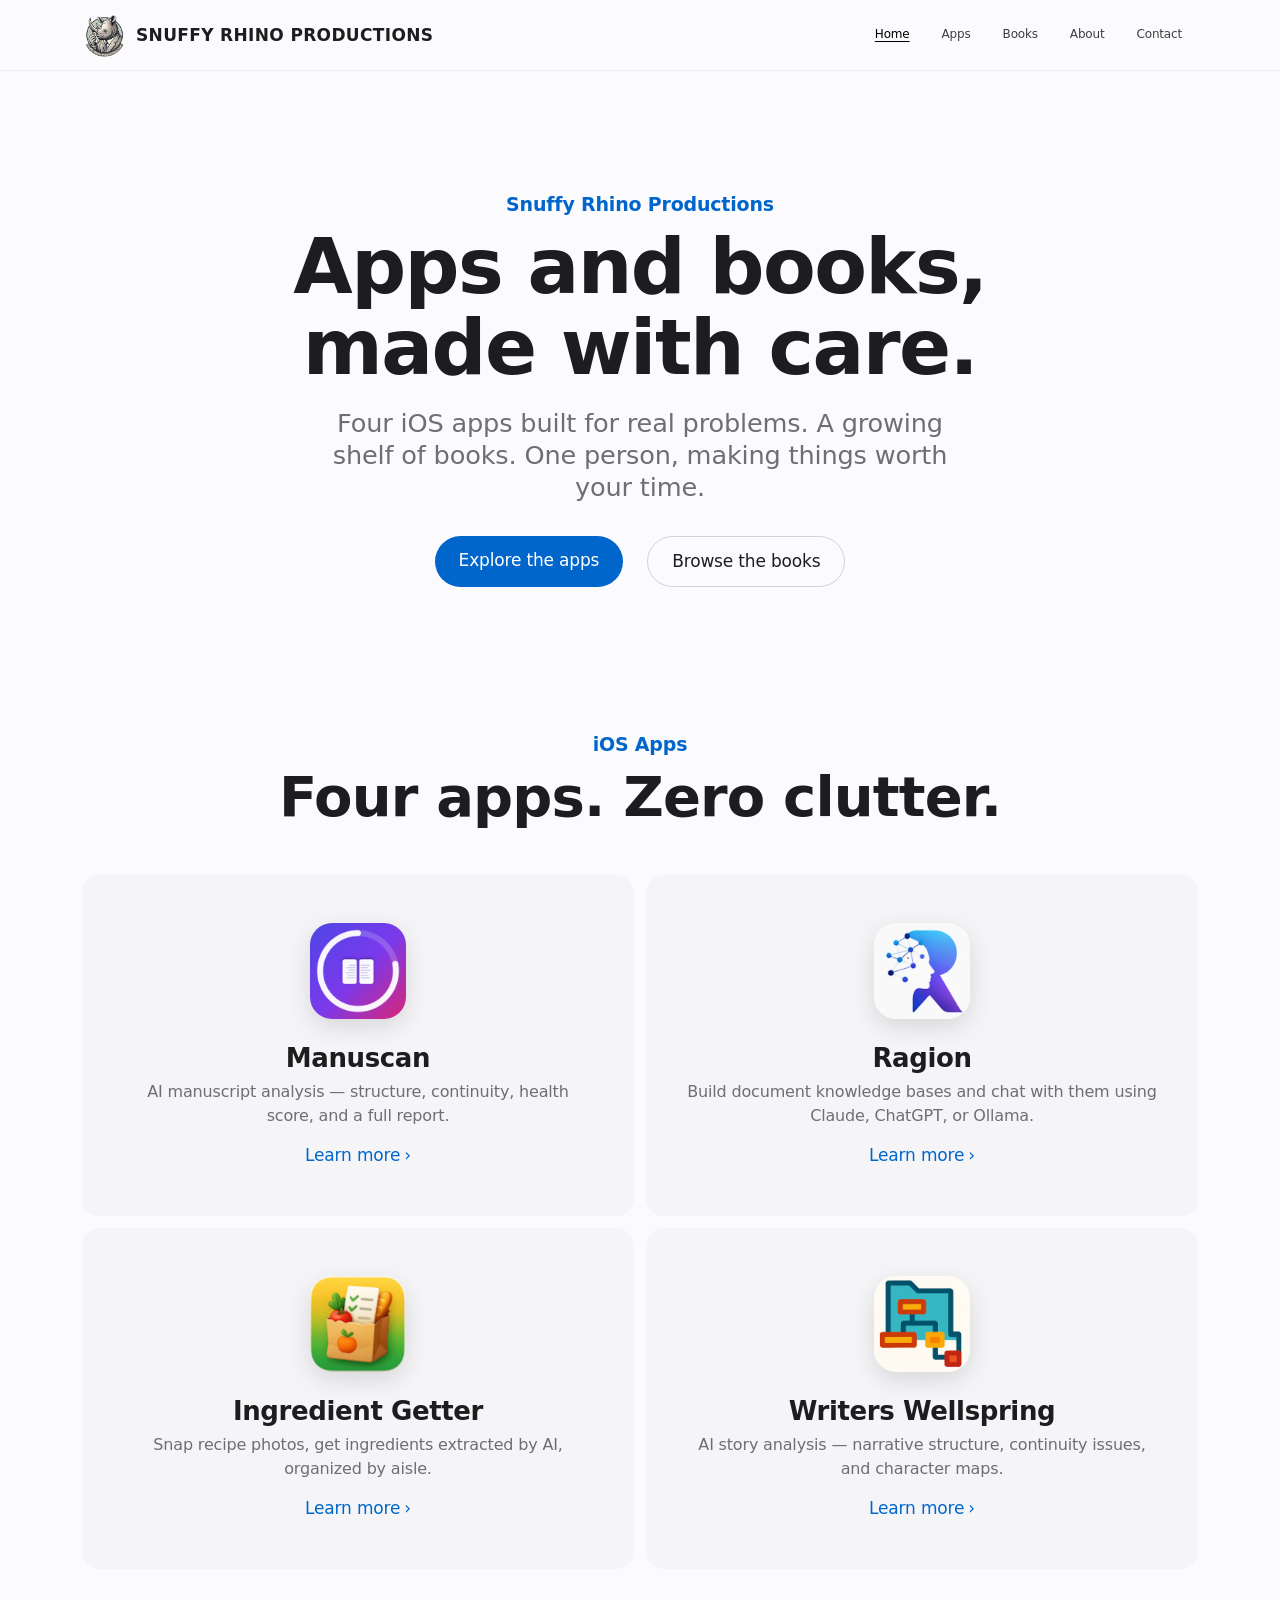
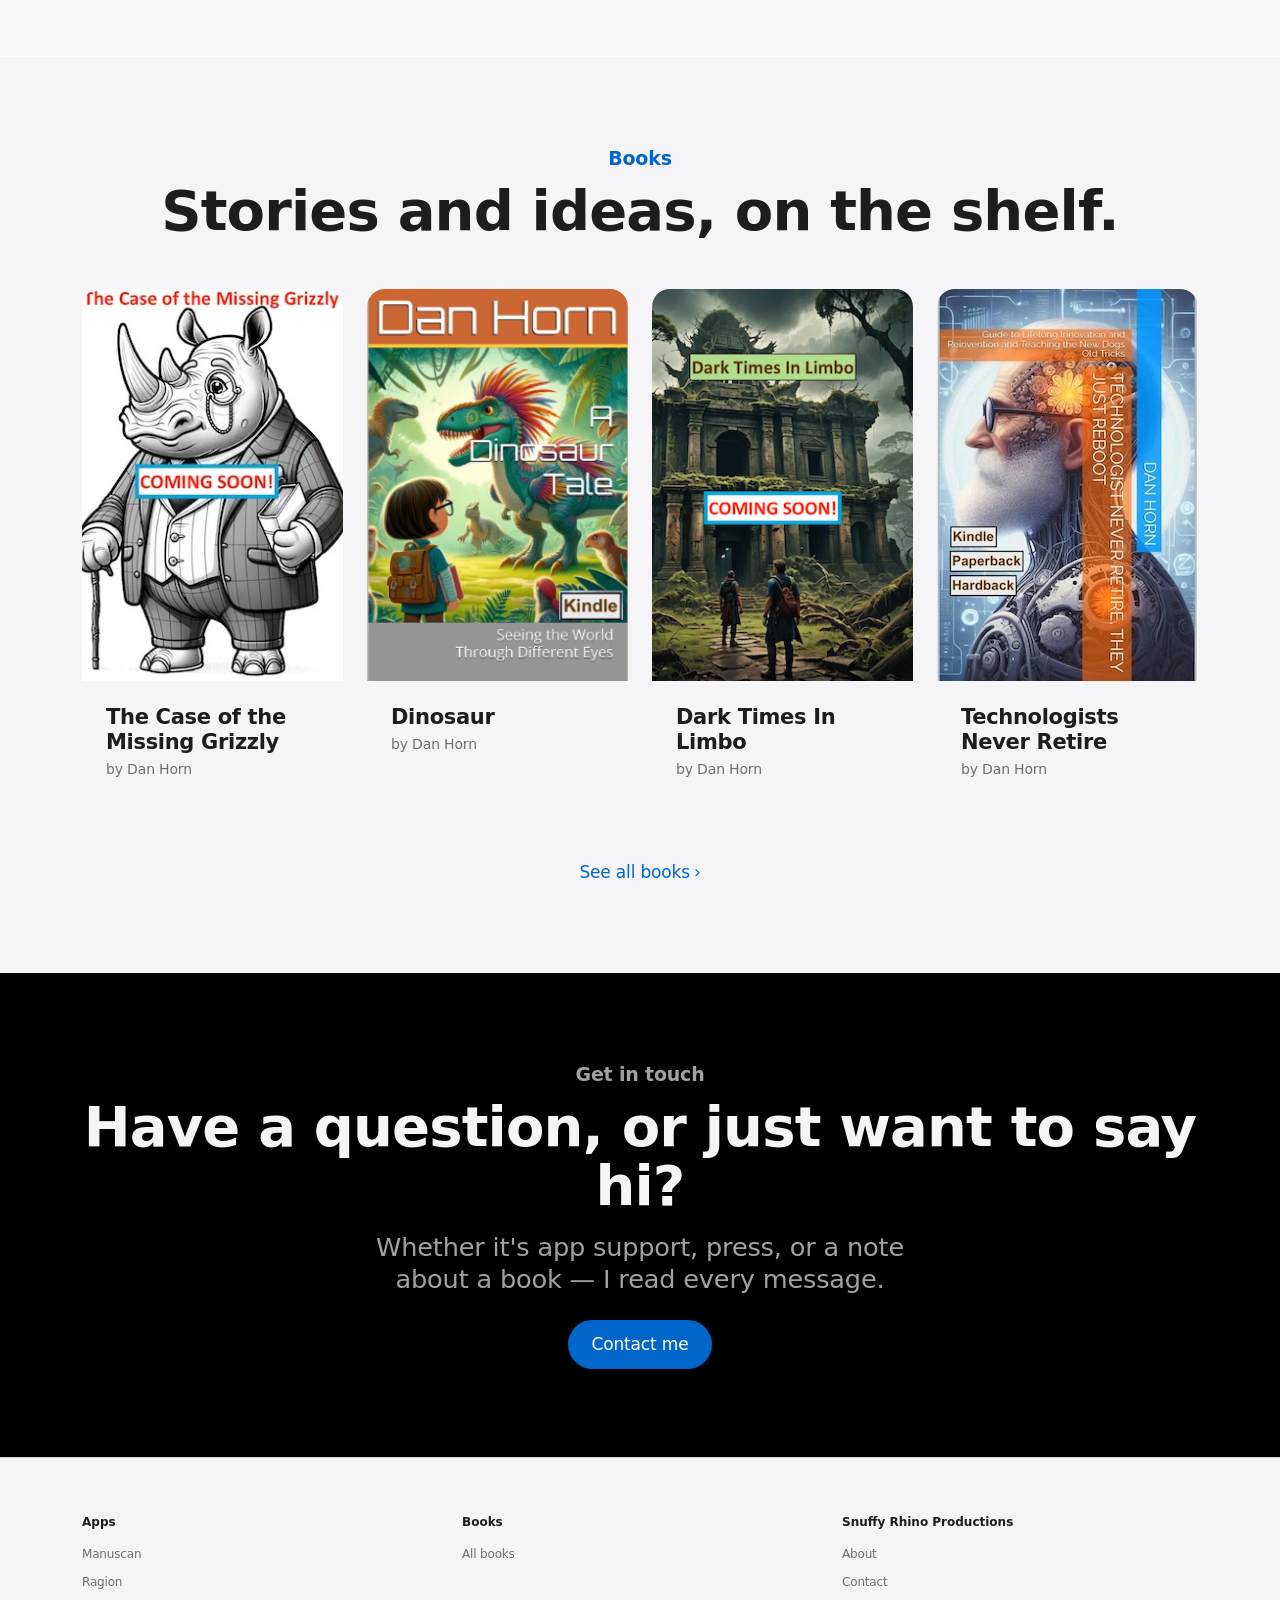
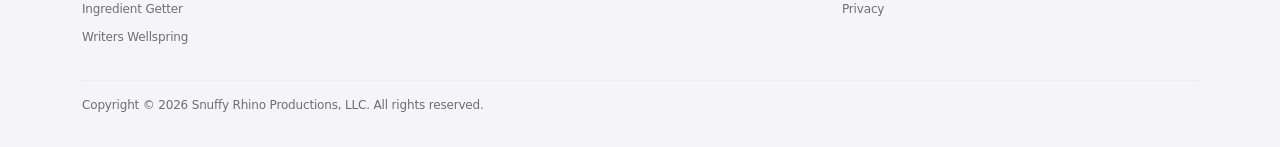
<file: index.html>
<!DOCTYPE html>
<html lang="en">
<head>
  <meta charset="UTF-8">
  <meta name="viewport" content="width=device-width, initial-scale=1.0">
  <title>Snuffy Rhino Productions — Apps &amp; Books by Dan Horn</title>
  <meta name="description" content="Indie iOS apps and books from Snuffy Rhino Productions. Explore Manuscan, Ragion, Ingredient Getter, and Writers Wellspring, plus a growing library of books.">
  <link rel="icon" type="image/svg+xml" href="images/icons/favicon.svg">
  <link href="https://cdn.jsdelivr.net/npm/bootstrap@5.3.3/dist/css/bootstrap.min.css" rel="stylesheet">
  <link rel="stylesheet" href="css/style.css">
</head>
<body>
  <a href="#main-content" class="skip-to-main">Skip to main content</a>

  <nav class="navbar navbar-expand-md navbar-apple">
    <div class="container">
      <a class="navbar-brand" href="index.html">
        <img src="images/icons/logo.svg" alt="" aria-hidden="true" class="navbar-logo" width="44" height="44">
        Snuffy Rhino Productions
      </a>
      <button class="navbar-toggler" type="button" data-bs-toggle="collapse" data-bs-target="#navMenu" aria-controls="navMenu" aria-expanded="false" aria-label="Toggle navigation">
        <span>&#9776;</span>
      </button>
      <div class="collapse navbar-collapse justify-content-end" id="navMenu">
        <ul class="navbar-nav">
          <li class="nav-item"><a class="nav-link" href="index.html">Home</a></li>
          <li class="nav-item"><a class="nav-link" href="apps.html">Apps</a></li>
          <li class="nav-item"><a class="nav-link" href="books.html">Books</a></li>
          <li class="nav-item"><a class="nav-link" href="about.html">About</a></li>
          <li class="nav-item"><a class="nav-link" href="contact.html">Contact</a></li>
        </ul>
      </div>
    </div>
  </nav>

  <main id="main-content">

  <!-- Hero -->
  <header class="hero">
    <div class="container">
      <span class="eyebrow">Snuffy Rhino Productions</span>
      <h1 class="display-headline">Apps and books,<br>made with care.</h1>
      <p class="body-large hero-tagline">
        Four iOS apps built for real problems. A growing shelf of books.
        One person, making things worth your time.
      </p>
      <div class="d-flex gap-4 justify-content-center flex-wrap">
        <a href="apps.html" class="btn-pill">Explore the apps</a>
        <a href="books.html" class="btn-pill-outline">Browse the books</a>
      </div>
    </div>
  </header>

  <!-- Apps product grid -->
  <section class="section">
    <div class="container">
      <div class="text-center mb-5 reveal">
        <span class="eyebrow">iOS Apps</span>
        <h2 class="section-headline">Four apps. Zero clutter.</h2>
      </div>
      <div class="product-grid reveal">
        <a href="apps.html#manuscan" class="product-card">
          <div class="icon-wrap"><img src="images/apps/manuscan.svg" alt="Manuscan app icon"></div>
          <h3>Manuscan</h3>
          <p>AI manuscript analysis — structure, continuity, health score, and a full report.</p>
          <span class="btn-apple">Learn more</span>
        </a>
        <a href="apps.html#ragion" class="product-card">
          <div class="icon-wrap"><img src="images/apps/ragion.svg" alt="Ragion app icon"></div>
          <h3>Ragion</h3>
          <p>Build document knowledge bases and chat with them using Claude, ChatGPT, or Ollama.</p>
          <span class="btn-apple">Learn more</span>
        </a>
        <a href="apps.html#ingredient-getter" class="product-card">
          <div class="icon-wrap"><img src="images/apps/ingredientgetter.svg" alt="Ingredient Getter app icon"></div>
          <h3>Ingredient Getter</h3>
          <p>Snap recipe photos, get ingredients extracted by AI, organized by aisle.</p>
          <span class="btn-apple">Learn more</span>
        </a>
        <a href="apps.html#writers-wellspring" class="product-card">
          <div class="icon-wrap"><img src="images/apps/writerswellspring.svg" alt="Writers Wellspring app icon"></div>
          <h3>Writers Wellspring</h3>
          <p>AI story analysis — narrative structure, continuity issues, and character maps.</p>
          <span class="btn-apple">Learn more</span>
        </a>
      </div>
    </div>
  </section>

  <!-- Books strip -->
  <section class="section section-alt">
    <div class="container">
      <div class="text-center mb-5 reveal">
        <span class="eyebrow">Books</span>
        <h2 class="section-headline">Stories and ideas, on the shelf.</h2>
      </div>
      <div class="row g-4 reveal">
        <div class="col-md-3 col-6">
          <div class="book-card">
            <div class="book-cover-wrap"><img src="images/books/book4.svg" alt="The Case of the Missing Grizzly — book cover"></div>
            <div class="book-card-body">
              <h3>The Case of the Missing Grizzly</h3>
              <p class="book-author">by Dan Horn</p>
            </div>
          </div>
        </div>
        <div class="col-md-3 col-6">
          <div class="book-card">
            <div class="book-cover-wrap"><img src="images/books/book1.svg" alt="Dinosaur — book cover"></div>
            <div class="book-card-body">
              <h3>Dinosaur</h3>
              <p class="book-author">by Dan Horn</p>
            </div>
          </div>
        </div>
        <div class="col-md-3 col-6">
          <div class="book-card">
            <div class="book-cover-wrap"><img src="images/books/book3.svg" alt="Dark Times In Limbo — book cover"></div>
            <div class="book-card-body">
              <h3>Dark Times In Limbo</h3>
              <p class="book-author">by Dan Horn</p>
            </div>
          </div>
        </div>
        <div class="col-md-3 col-6">
          <div class="book-card">
            <div class="book-cover-wrap"><img src="images/books/book2.svg" alt="Technologists Never Retire, They Just Reboot — book cover"></div>
            <div class="book-card-body">
              <h3>Technologists Never Retire</h3>
              <p class="book-author">by Dan Horn</p>
            </div>
          </div>
        </div>
      </div>
      <div class="text-center mt-5 reveal">
        <a href="books.html" class="btn-apple">See all books</a>
      </div>
    </div>
  </section>

  <!-- Dark CTA section -->
  <section class="section section-dark">
    <div class="container text-center reveal">
      <span class="eyebrow">Get in touch</span>
      <h2 class="section-headline mb-3">Have a question, or just want to say hi?</h2>
      <p class="body-large mb-4" style="max-width: 560px; margin-left:auto; margin-right:auto;">
        Whether it's app support, press, or a note about a book — I read every message.
      </p>
      <a href="contact.html" class="btn-pill">Contact me</a>
    </div>
  </section>

  </main>

  <footer class="footer-apple">
    <div class="container">
      <div class="row g-4">
        <div class="col-md-4">
          <h2 class="footer-heading">Apps</h2>
          <ul class="footer-links">
            <li><a href="apps.html#manuscan">Manuscan</a></li>
            <li><a href="apps.html#ragion">Ragion</a></li>
            <li><a href="apps.html#ingredient-getter">Ingredient Getter</a></li>
            <li><a href="apps.html#writers-wellspring">Writers Wellspring</a></li>
          </ul>
        </div>
        <div class="col-md-4">
          <h2 class="footer-heading">Books</h2>
          <ul class="footer-links">
            <li><a href="books.html">All books</a></li>
          </ul>
        </div>
        <div class="col-md-4">
          <h2 class="footer-heading">Snuffy Rhino Productions</h2>
          <ul class="footer-links">
            <li><a href="about.html">About</a></li>
            <li><a href="contact.html">Contact</a></li>
            <li><a href="privacy.html">Privacy</a></li>
          </ul>
        </div>
      </div>
      <hr class="footer-divider">
      <p class="mb-0">Copyright &copy; 2026 Snuffy Rhino Productions, LLC. All rights reserved.</p>
    </div>
  </footer>

  <script src="https://cdn.jsdelivr.net/npm/bootstrap@5.3.3/dist/js/bootstrap.bundle.min.js"></script>
  <script src="js/main.js"></script>
</body>
</html>
</file>
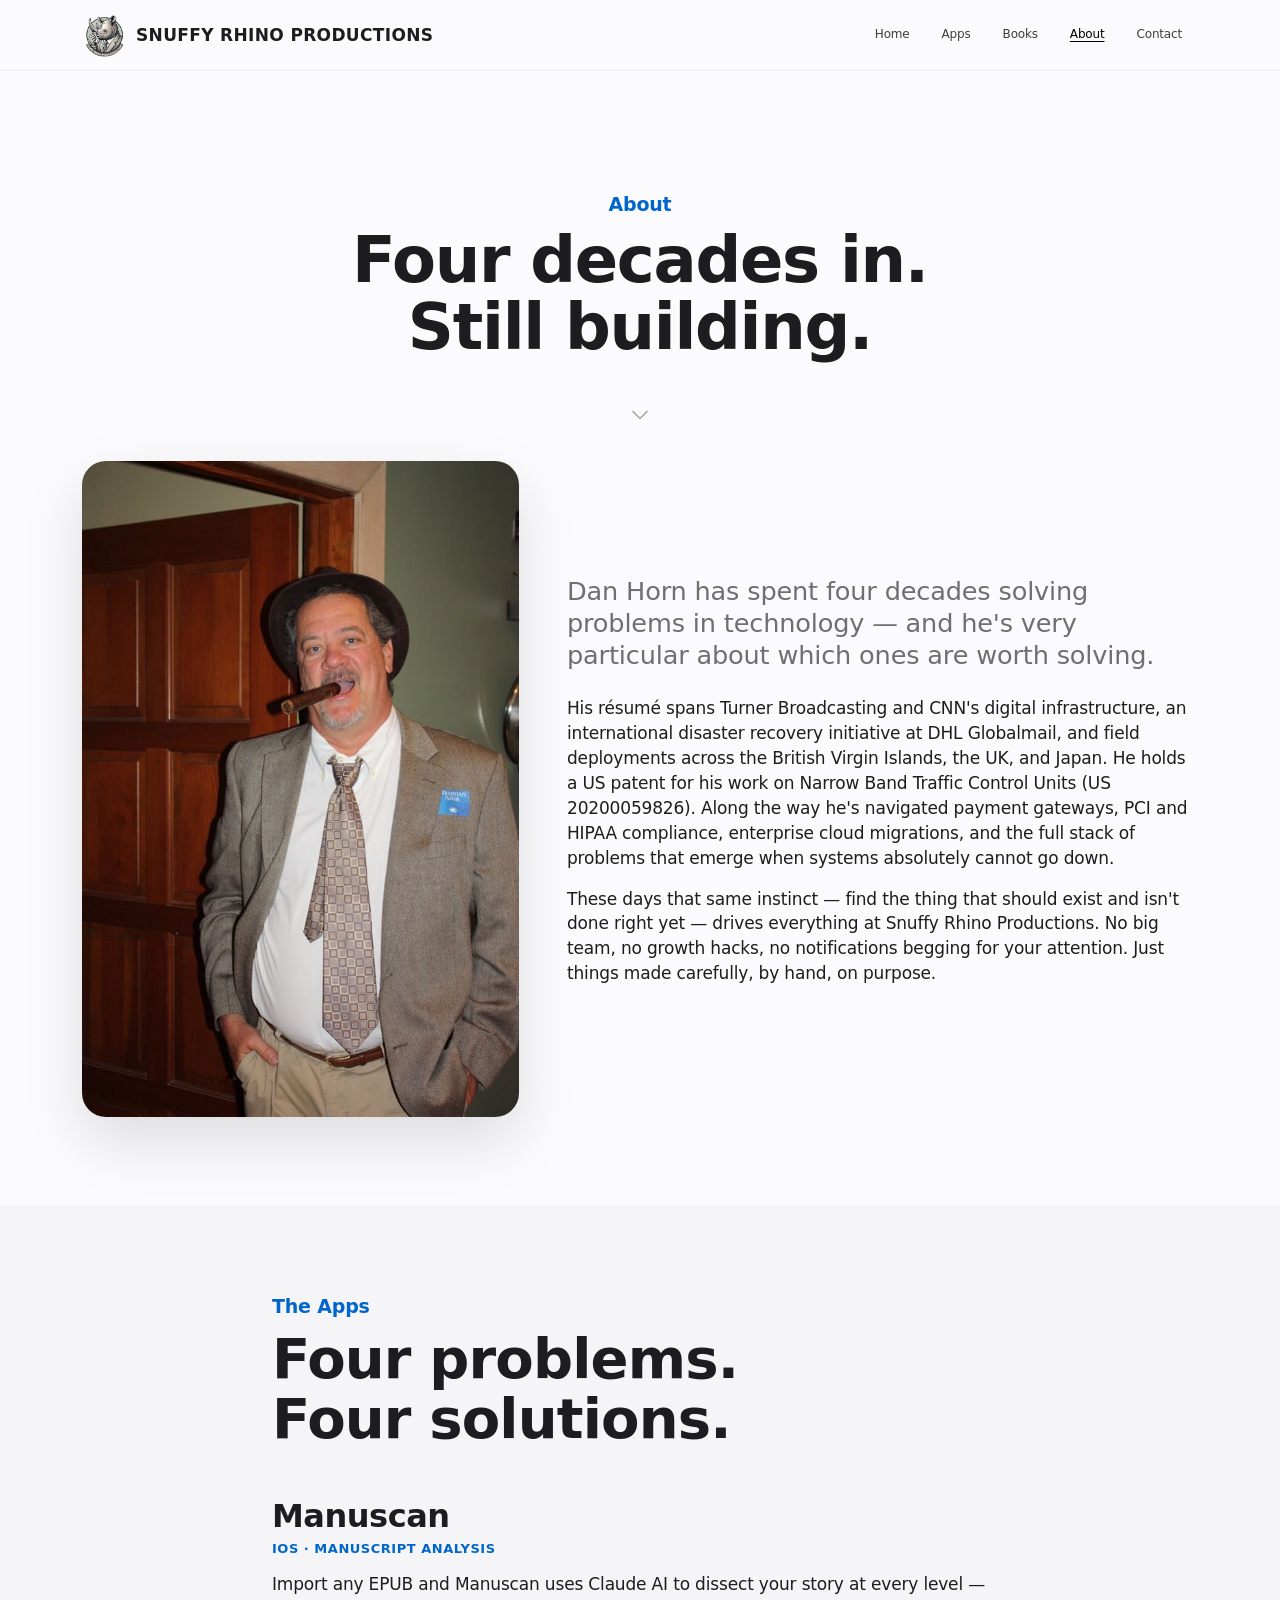
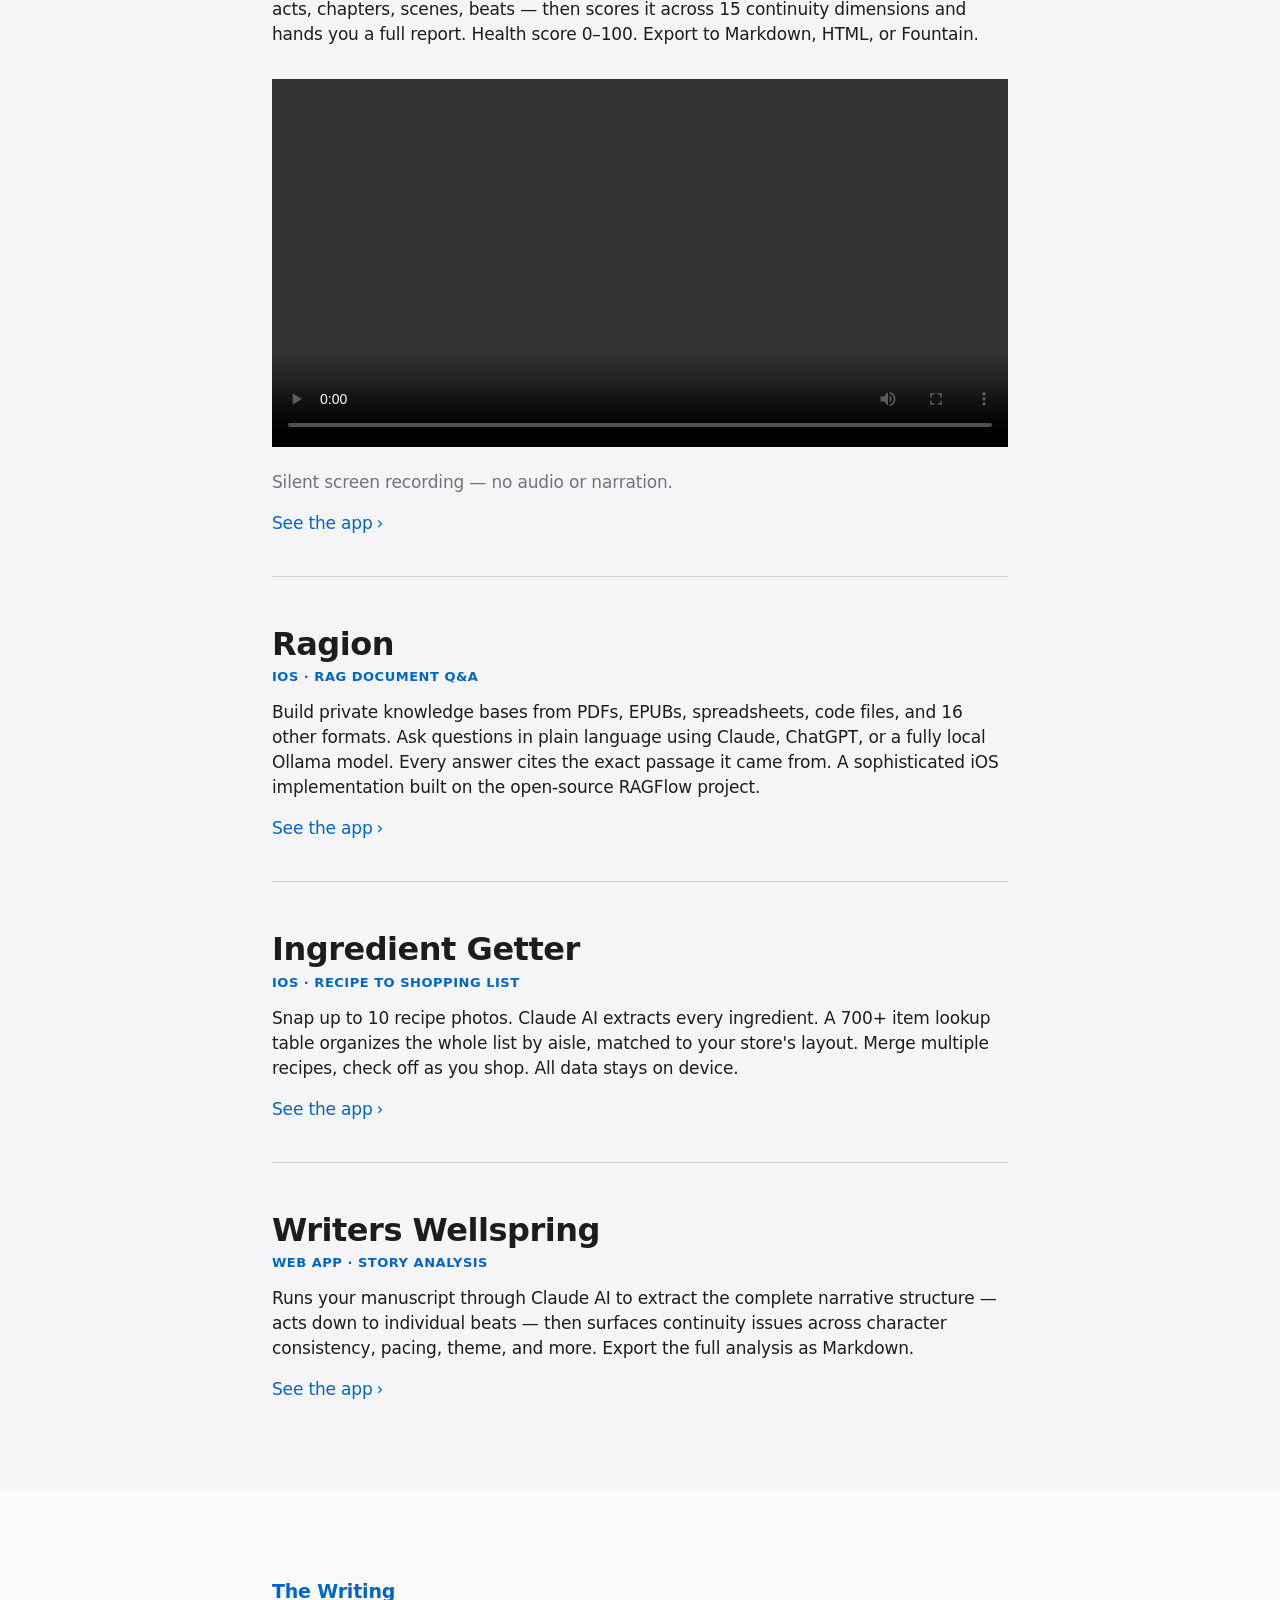
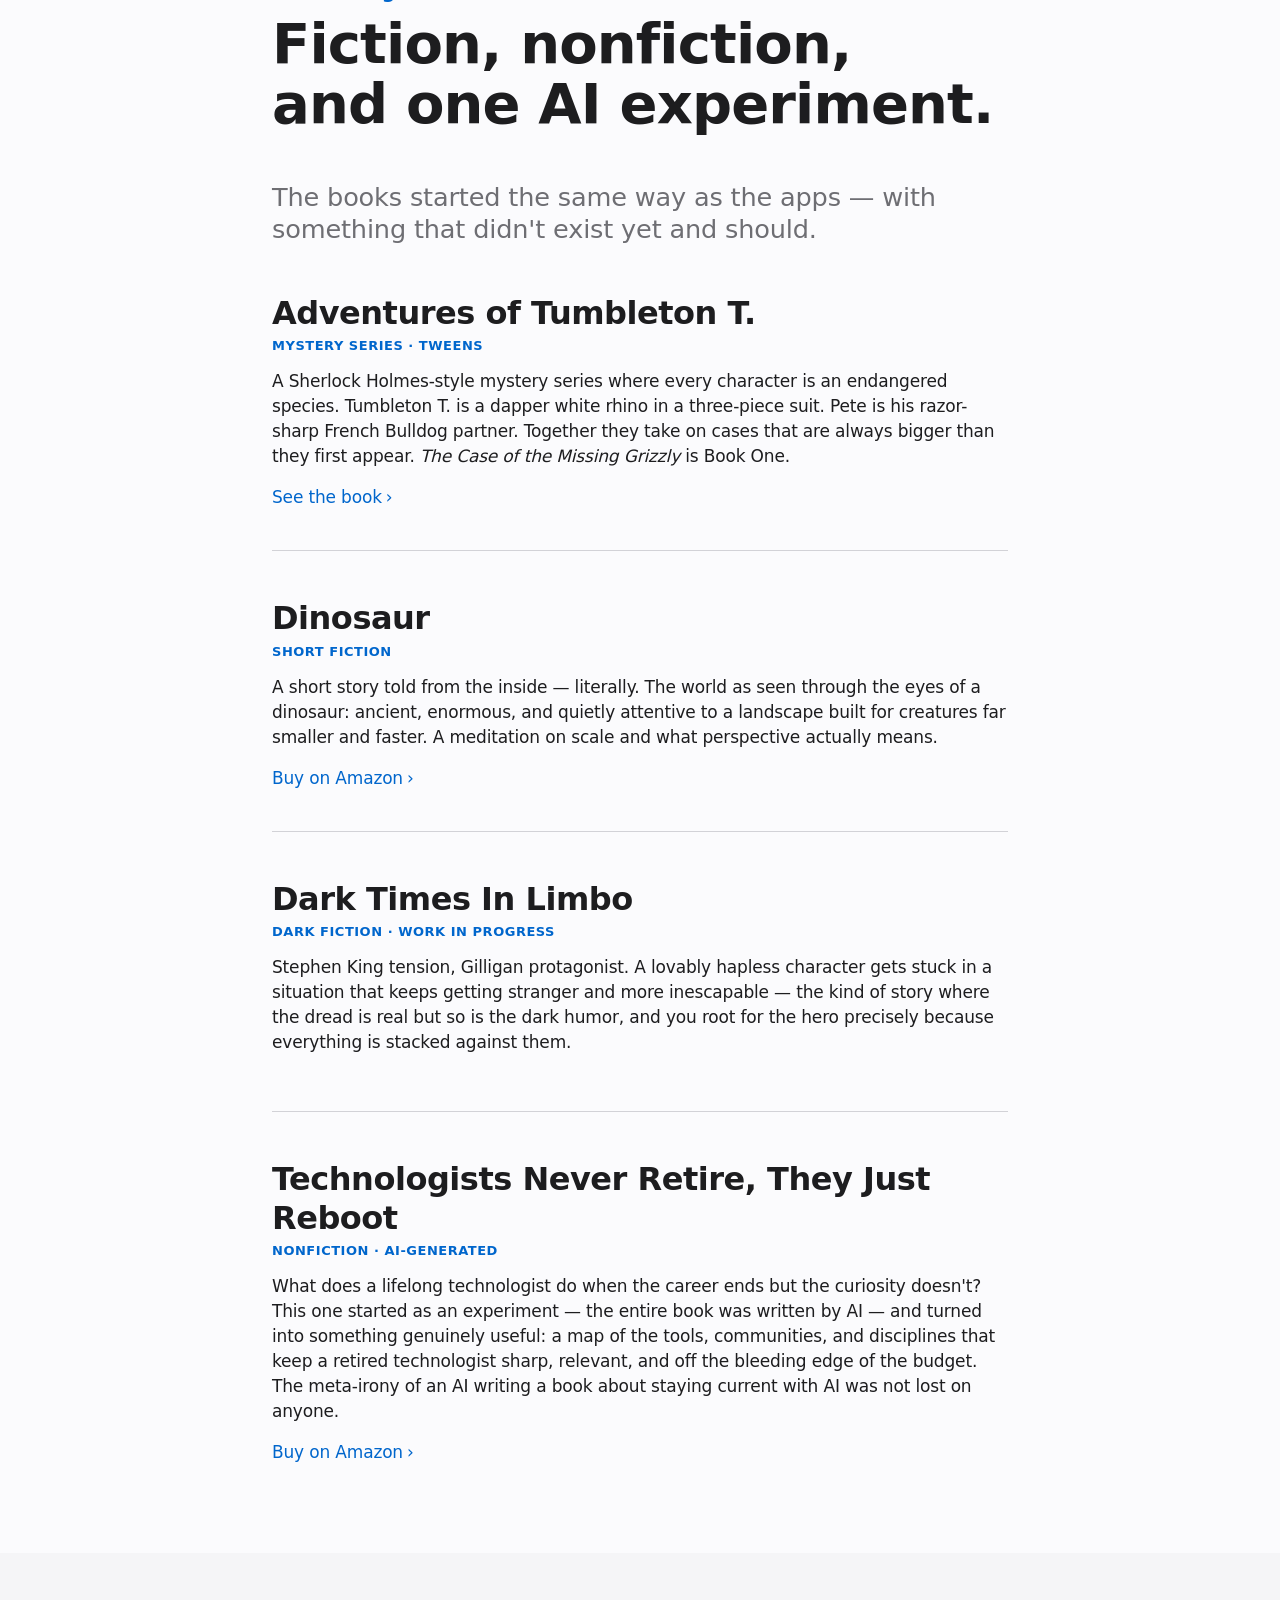
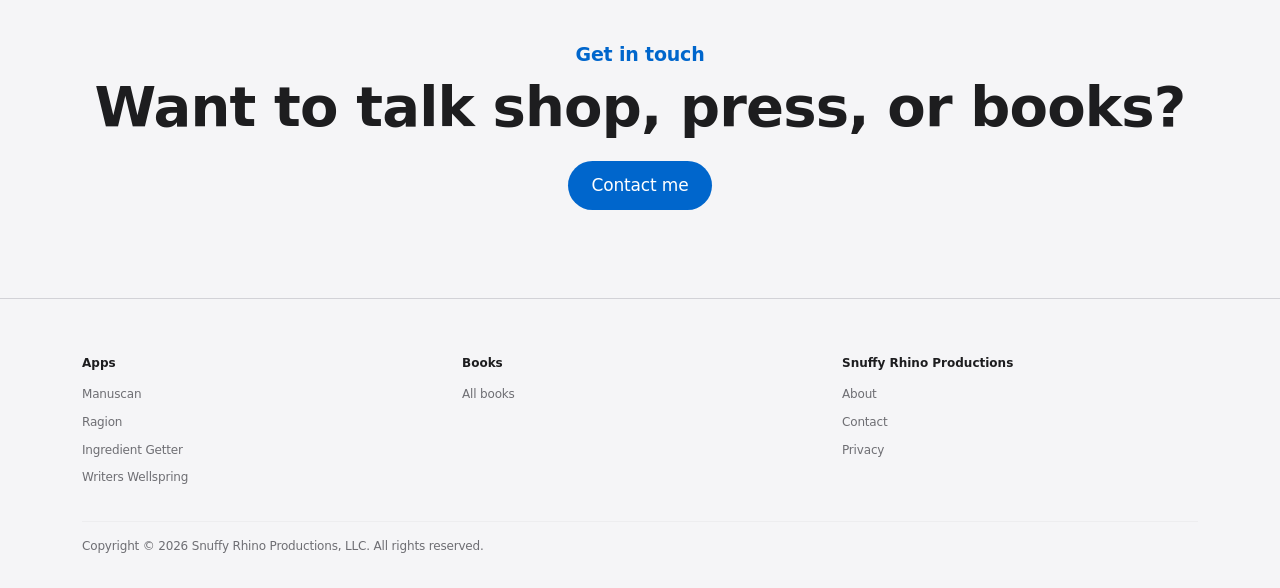
<file: about.html>
<!DOCTYPE html>
<html lang="en">
<head>
  <meta charset="UTF-8">
  <meta name="viewport" content="width=device-width, initial-scale=1.0">
  <title>About — Snuffy Rhino Productions</title>
  <meta name="description" content="The story behind Snuffy Rhino Productions — iOS apps and books, made by Dan Horn.">
  <link rel="icon" type="image/svg+xml" href="images/icons/favicon.svg">
  <link href="https://cdn.jsdelivr.net/npm/bootstrap@5.3.3/dist/css/bootstrap.min.css" rel="stylesheet">
  <link rel="stylesheet" href="css/style.css">
</head>
<body>
  <a href="#main-content" class="skip-to-main">Skip to main content</a>

  <nav class="navbar navbar-expand-md navbar-apple">
    <div class="container">
      <a class="navbar-brand" href="index.html">
        <img src="images/icons/logo.svg" alt="" aria-hidden="true" class="navbar-logo" width="44" height="44">
        Snuffy Rhino Productions
      </a>
      <button class="navbar-toggler" type="button" data-bs-toggle="collapse" data-bs-target="#navMenu" aria-controls="navMenu" aria-expanded="false" aria-label="Toggle navigation">
        <span>&#9776;</span>
      </button>
      <div class="collapse navbar-collapse justify-content-end" id="navMenu">
        <ul class="navbar-nav">
          <li class="nav-item"><a class="nav-link" href="index.html">Home</a></li>
          <li class="nav-item"><a class="nav-link" href="apps.html">Apps</a></li>
          <li class="nav-item"><a class="nav-link" href="books.html">Books</a></li>
          <li class="nav-item"><a class="nav-link" href="about.html">About</a></li>
          <li class="nav-item"><a class="nav-link" href="contact.html">Contact</a></li>
        </ul>
      </div>
    </div>
  </nav>

  <main id="main-content">

  <header class="hero" style="padding-bottom: 32px;">
    <div class="container">
      <span class="eyebrow">About</span>
      <h1 class="display-headline display-headline-sm">Four decades in.<br>Still building.</h1>
      <div class="scroll-hint" aria-hidden="true">
        <svg width="28" height="28" viewBox="0 0 24 24" fill="none" stroke="currentColor" stroke-width="1.5" stroke-linecap="round" stroke-linejoin="round">
          <path d="M6 9l6 6 6-6"/>
        </svg>
      </div>
    </div>
  </header>

  <!-- Bio -->
  <section class="section pt-0">
    <div class="container">
      <div class="row align-items-center g-5">
        <div class="col-lg-5 reveal">
          <div class="portrait-frame">
            <img src="images/dan.jpg" alt="Dan Horn" class="w-100 d-block">
          </div>
        </div>
        <div class="col-lg-7 reveal">
          <p class="body-large">
            Dan Horn has spent four decades solving problems in technology — and he's very particular about which ones are worth solving.
          </p>
          <p class="mt-4">
            His résumé spans Turner Broadcasting and CNN's digital infrastructure, an international disaster recovery initiative at DHL Globalmail, and field deployments across the British Virgin Islands, the UK, and Japan. He holds a US patent for his work on Narrow Band Traffic Control Units (US 20200059826). Along the way he's navigated payment gateways, PCI and HIPAA compliance, enterprise cloud migrations, and the full stack of problems that emerge when systems absolutely cannot go down.
          </p>
          <p>
            These days that same instinct — find the thing that should exist and isn't done right yet — drives everything at Snuffy Rhino Productions. No big team, no growth hacks, no notifications begging for your attention. Just things made carefully, by hand, on purpose.
          </p>
        </div>
      </div>
    </div>
  </section>

  <!-- Apps -->
  <section class="section section-alt">
    <div class="container">
      <div class="row justify-content-center">
        <div class="col-lg-8 reveal">
          <span class="eyebrow">The Apps</span>
          <h2 class="section-headline mb-5">Four problems.<br>Four solutions.</h2>

          <div class="about-book-item mb-5">
            <h3 class="about-book-title">Manuscan</h3>
            <p class="about-book-series">iOS · Manuscript Analysis</p>
            <p>Import any EPUB and Manuscan uses Claude AI to dissect your story at every level — acts, chapters, scenes, beats — then scores it across 15 continuity dimensions and hands you a full report. Health score 0–100. Export to Markdown, HTML, or Fountain.</p>
            <video controls playsinline preload="metadata" class="w-100 mt-3 mb-3" aria-label="Manuscan demo reel">
              <source src="videos/ManuscanDemoReel.mp4" type="video/mp4">
              Your browser does not support the video tag.
            </video>
            <p class="text-secondary">Silent screen recording — no audio or narration.</p>
            <a href="apps.html#manuscan" class="btn-apple">See the app</a>
          </div>

          <div class="about-book-item mb-5">
            <h3 class="about-book-title">Ragion</h3>
            <p class="about-book-series">iOS · RAG Document Q&amp;A</p>
            <p>Build private knowledge bases from PDFs, EPUBs, spreadsheets, code files, and 16 other formats. Ask questions in plain language using Claude, ChatGPT, or a fully local Ollama model. Every answer cites the exact passage it came from. A sophisticated iOS implementation built on the open-source RAGFlow project.</p>
            <a href="apps.html#ragion" class="btn-apple">See the app</a>
          </div>

          <div class="about-book-item mb-5">
            <h3 class="about-book-title">Ingredient Getter</h3>
            <p class="about-book-series">iOS · Recipe to Shopping List</p>
            <p>Snap up to 10 recipe photos. Claude AI extracts every ingredient. A 700+ item lookup table organizes the whole list by aisle, matched to your store's layout. Merge multiple recipes, check off as you shop. All data stays on device.</p>
            <a href="apps.html#ingredient-getter" class="btn-apple">See the app</a>
          </div>

          <div class="about-book-item">
            <h3 class="about-book-title">Writers Wellspring</h3>
            <p class="about-book-series">Web App · Story Analysis</p>
            <p>Runs your manuscript through Claude AI to extract the complete narrative structure — acts down to individual beats — then surfaces continuity issues across character consistency, pacing, theme, and more. Export the full analysis as Markdown.</p>
            <a href="apps.html#writers-wellspring" class="btn-apple">See the app</a>
          </div>
        </div>
      </div>
    </div>
  </section>

  <!-- Writing -->
  <section class="section">
    <div class="container">
      <div class="row justify-content-center">
        <div class="col-lg-8 reveal">
          <span class="eyebrow">The Writing</span>
          <h2 class="section-headline mb-5">Fiction, nonfiction,<br>and one AI experiment.</h2>

          <p class="body-large mb-5">The books started the same way as the apps — with something that didn't exist yet and should.</p>

          <div class="about-book-item mb-5">
            <h3 class="about-book-title">Adventures of Tumbleton T.</h3>
            <p class="about-book-series">Mystery Series · Tweens</p>
            <p>A Sherlock Holmes-style mystery series where every character is an endangered species. Tumbleton T. is a dapper white rhino in a three-piece suit. Pete is his razor-sharp French Bulldog partner. Together they take on cases that are always bigger than they first appear. <em>The Case of the Missing Grizzly</em> is Book One.</p>
            <a href="books.html" class="btn-apple">See the book</a>
          </div>

          <div class="about-book-item mb-5">
            <h3 class="about-book-title">Dinosaur</h3>
            <p class="about-book-series">Short Fiction</p>
            <p>A short story told from the inside — literally. The world as seen through the eyes of a dinosaur: ancient, enormous, and quietly attentive to a landscape built for creatures far smaller and faster. A meditation on scale and what perspective actually means.</p>
            <a href="https://www.amazon.com/dp/B0DPL737ZB" class="btn-apple" target="_blank" rel="noopener">Buy on Amazon</a>
          </div>

          <div class="about-book-item mb-5">
            <h3 class="about-book-title">Dark Times In Limbo</h3>
            <p class="about-book-series">Dark Fiction · Work in Progress</p>
            <p>Stephen King tension, Gilligan protagonist. A lovably hapless character gets stuck in a situation that keeps getting stranger and more inescapable — the kind of story where the dread is real but so is the dark humor, and you root for the hero precisely because everything is stacked against them.</p>
          </div>

          <div class="about-book-item">
            <h3 class="about-book-title">Technologists Never Retire, They Just Reboot</h3>
            <p class="about-book-series">Nonfiction · AI-Generated</p>
            <p>What does a lifelong technologist do when the career ends but the curiosity doesn't? This one started as an experiment — the entire book was written by AI — and turned into something genuinely useful: a map of the tools, communities, and disciplines that keep a retired technologist sharp, relevant, and off the bleeding edge of the budget. The meta-irony of an AI writing a book about staying current with AI was not lost on anyone.</p>
            <a href="https://www.amazon.com/dp/B0DPNFLWKR" class="btn-apple" target="_blank" rel="noopener">Buy on Amazon</a>
          </div>
        </div>
      </div>
    </div>
  </section>

  <!-- CTA -->
  <section class="section section-alt">
    <div class="container text-center reveal">
      <span class="eyebrow">Get in touch</span>
      <h2 class="section-headline mb-4">Want to talk shop, press, or books?</h2>
      <a href="contact.html" class="btn-pill">Contact me</a>
    </div>
  </section>

  </main>

  <footer class="footer-apple">
    <div class="container">
      <div class="row g-4">
        <div class="col-md-4">
          <h2 class="footer-heading">Apps</h2>
          <ul class="footer-links">
            <li><a href="apps.html#manuscan">Manuscan</a></li>
            <li><a href="apps.html#ragion">Ragion</a></li>
            <li><a href="apps.html#ingredient-getter">Ingredient Getter</a></li>
            <li><a href="apps.html#writers-wellspring">Writers Wellspring</a></li>
          </ul>
        </div>
        <div class="col-md-4">
          <h2 class="footer-heading">Books</h2>
          <ul class="footer-links">
            <li><a href="books.html">All books</a></li>
          </ul>
        </div>
        <div class="col-md-4">
          <h2 class="footer-heading">Snuffy Rhino Productions</h2>
          <ul class="footer-links">
            <li><a href="about.html">About</a></li>
            <li><a href="contact.html">Contact</a></li>
            <li><a href="privacy.html">Privacy</a></li>
          </ul>
        </div>
      </div>
      <hr class="footer-divider">
      <p class="mb-0">Copyright &copy; 2026 Snuffy Rhino Productions, LLC. All rights reserved.</p>
    </div>
  </footer>

  <script src="https://cdn.jsdelivr.net/npm/bootstrap@5.3.3/dist/js/bootstrap.bundle.min.js"></script>
  <script src="js/main.js"></script>
</body>
</html>
</file>
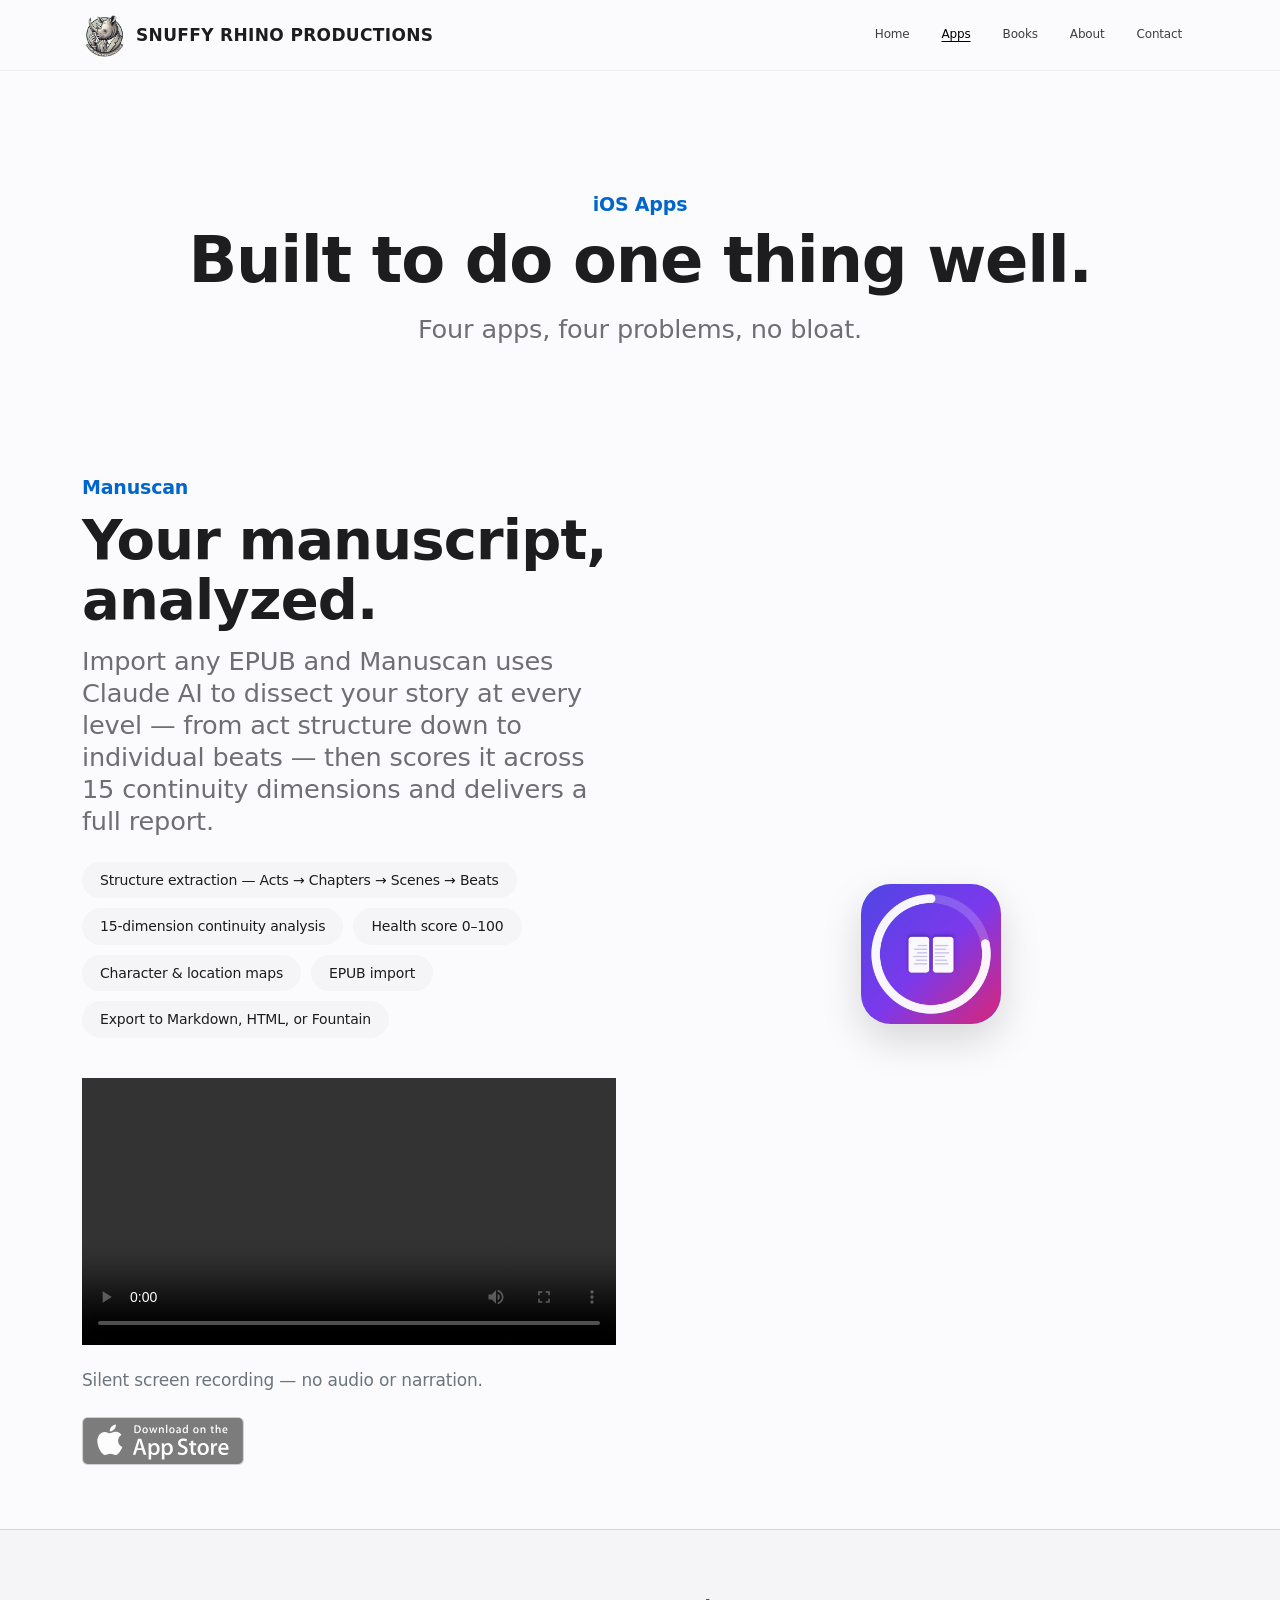
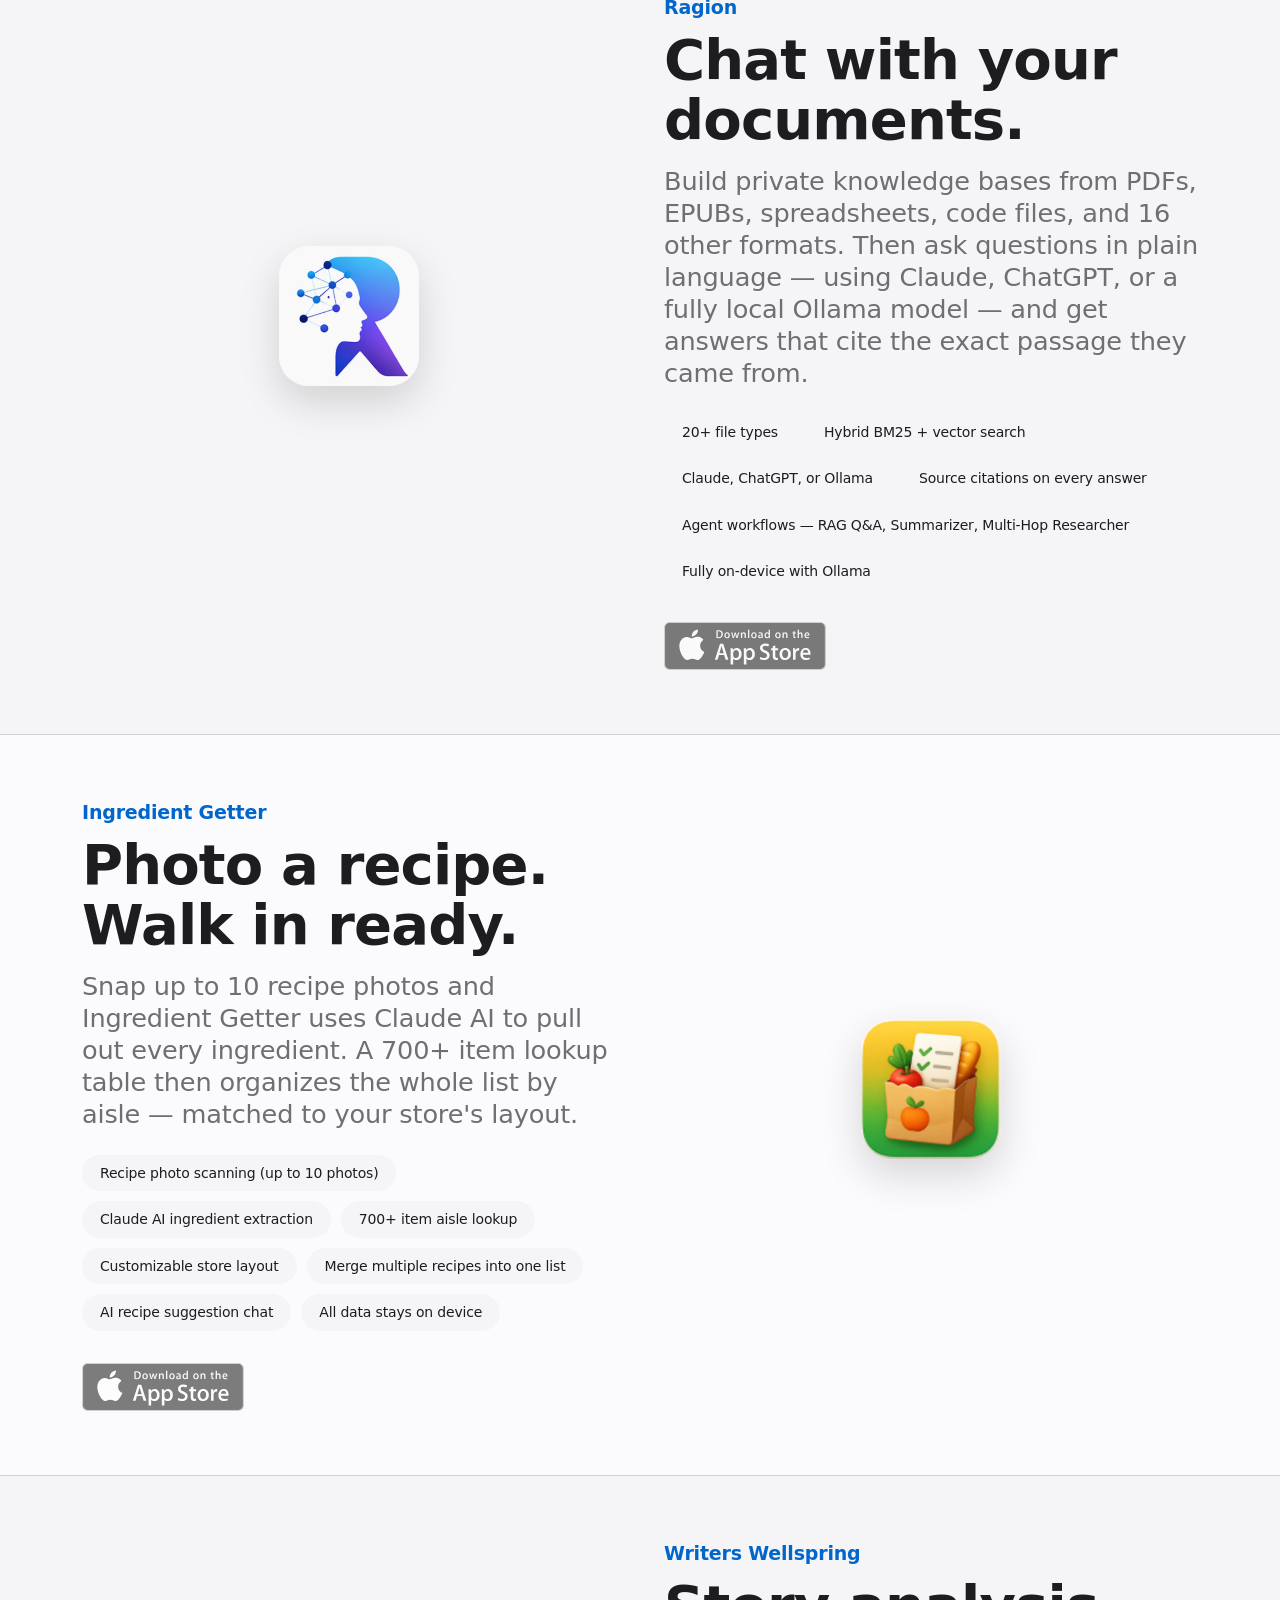
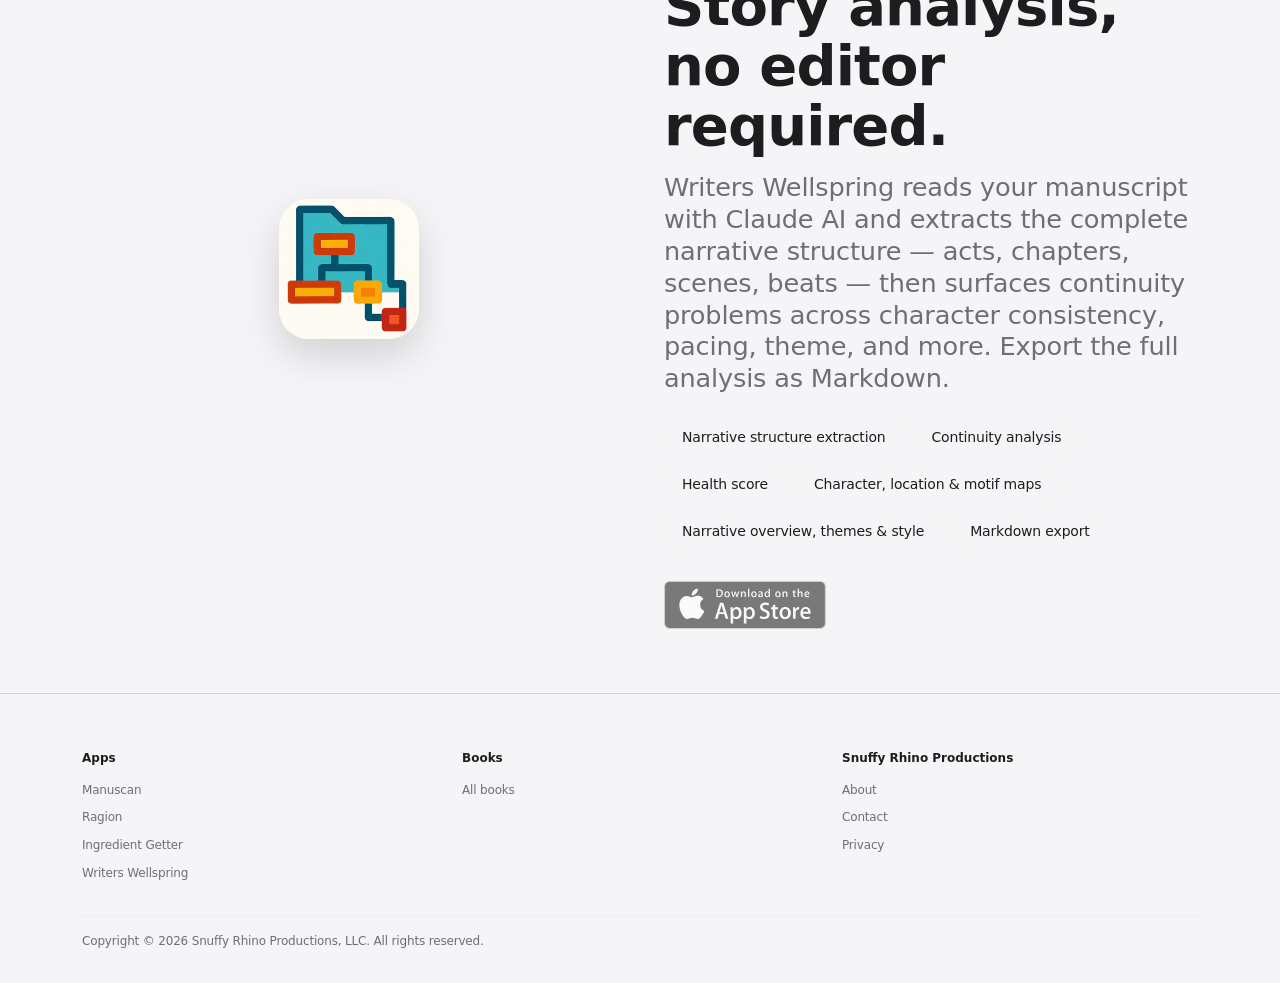
<file: apps.html>
<!DOCTYPE html>
<html lang="en">
<head>
  <meta charset="UTF-8">
  <meta name="viewport" content="width=device-width, initial-scale=1.0">
  <title>Apps — Snuffy Rhino Productions</title>
  <meta name="description" content="Manuscan, Ragion, Ingredient Getter, and Writers Wellspring — four iOS apps by Dan Horn.">
  <link rel="icon" type="image/svg+xml" href="images/icons/favicon.svg">
  <link href="https://cdn.jsdelivr.net/npm/bootstrap@5.3.3/dist/css/bootstrap.min.css" rel="stylesheet">
  <link rel="stylesheet" href="css/style.css">
</head>
<body>
  <a href="#main-content" class="skip-to-main">Skip to main content</a>

  <nav class="navbar navbar-expand-md navbar-apple">
    <div class="container">
      <a class="navbar-brand" href="index.html">
        <img src="images/icons/logo.svg" alt="" aria-hidden="true" class="navbar-logo" width="44" height="44">
        Snuffy Rhino Productions
      </a>
      <button class="navbar-toggler" type="button" data-bs-toggle="collapse" data-bs-target="#navMenu" aria-controls="navMenu" aria-expanded="false" aria-label="Toggle navigation">
        <span>&#9776;</span>
      </button>
      <div class="collapse navbar-collapse justify-content-end" id="navMenu">
        <ul class="navbar-nav">
          <li class="nav-item"><a class="nav-link" href="index.html">Home</a></li>
          <li class="nav-item"><a class="nav-link" href="apps.html">Apps</a></li>
          <li class="nav-item"><a class="nav-link" href="books.html">Books</a></li>
          <li class="nav-item"><a class="nav-link" href="about.html">About</a></li>
          <li class="nav-item"><a class="nav-link" href="contact.html">Contact</a></li>
        </ul>
      </div>
    </div>
  </nav>

  <main id="main-content">

  <header class="hero" style="padding-bottom: 32px;">
    <div class="container">
      <span class="eyebrow">iOS Apps</span>
      <h1 class="display-headline display-headline-sm">Built to do one thing well.</h1>
      <p class="body-large hero-tagline">Four apps, four problems, no bloat.</p>
    </div>
  </header>

  <!-- Manuscan -->
  <section class="app-feature" id="manuscan">
    <div class="container">
      <div class="row align-items-center g-5">
        <div class="col-lg-6 order-lg-2 text-center reveal">
          <img src="images/apps/manuscan.svg" alt="Manuscan app icon" class="app-icon-large">
        </div>
        <div class="col-lg-6 order-lg-1 reveal">
          <span class="eyebrow">Manuscan</span>
          <h2 class="section-headline">Your manuscript, analyzed.</h2>
          <p class="body-large mt-3">Import any EPUB and Manuscan uses Claude AI to dissect your story at every level — from act structure down to individual beats — then scores it across 15 continuity dimensions and delivers a full report.</p>
          <ul class="feature-pill-list">
            <li>Structure extraction — Acts → Chapters → Scenes → Beats</li>
            <li>15-dimension continuity analysis</li>
            <li>Health score 0–100</li>
            <li>Character &amp; location maps</li>
            <li>EPUB import</li>
            <li>Export to Markdown, HTML, or Fountain</li>
          </ul>
          <video controls playsinline preload="metadata" class="w-100 mt-3 mb-3" aria-label="Manuscan demo reel">
            <source src="videos/ManuscanDemoReel.mp4" type="video/mp4">
            Your browser does not support the video tag.
          </video>
          <p class="text-secondary">Silent screen recording — no audio or narration.</p>
          <div class="d-inline-block mt-2 app-store-badge-disabled">
            <img src="images/badges/app-store-badge.svg" alt="Coming soon to the App Store" class="app-store-badge">
          </div>
        </div>
      </div>
    </div>
  </section>

  <!-- Ragion -->
  <section class="app-feature section-alt" id="ragion">
    <div class="container">
      <div class="row align-items-center g-5">
        <div class="col-lg-6 text-center reveal">
          <img src="images/apps/ragion.svg" alt="Ragion app icon" class="app-icon-large">
        </div>
        <div class="col-lg-6 reveal">
          <span class="eyebrow">Ragion</span>
          <h2 class="section-headline">Chat with your documents.</h2>
          <p class="body-large mt-3">Build private knowledge bases from PDFs, EPUBs, spreadsheets, code files, and 16 other formats. Then ask questions in plain language — using Claude, ChatGPT, or a fully local Ollama model — and get answers that cite the exact passage they came from.</p>
          <ul class="feature-pill-list">
            <li>20+ file types</li>
            <li>Hybrid BM25 + vector search</li>
            <li>Claude, ChatGPT, or Ollama</li>
            <li>Source citations on every answer</li>
            <li>Agent workflows — RAG Q&amp;A, Summarizer, Multi-Hop Researcher</li>
            <li>Fully on-device with Ollama</li>
          </ul>
          <div class="d-inline-block mt-2 app-store-badge-disabled">
            <img src="images/badges/app-store-badge.svg" alt="Coming soon to the App Store" class="app-store-badge">
          </div>
        </div>
      </div>
    </div>
  </section>

  <!-- Ingredient Getter -->
  <section class="app-feature" id="ingredient-getter">
    <div class="container">
      <div class="row align-items-center g-5">
        <div class="col-lg-6 order-lg-2 text-center reveal">
          <img src="images/apps/ingredientgetter.svg" alt="Ingredient Getter app icon" class="app-icon-large">
        </div>
        <div class="col-lg-6 order-lg-1 reveal">
          <span class="eyebrow">Ingredient Getter</span>
          <h2 class="section-headline">Photo a recipe. Walk in ready.</h2>
          <p class="body-large mt-3">Snap up to 10 recipe photos and Ingredient Getter uses Claude AI to pull out every ingredient. A 700+ item lookup table then organizes the whole list by aisle — matched to your store's layout.</p>
          <ul class="feature-pill-list">
            <li>Recipe photo scanning (up to 10 photos)</li>
            <li>Claude AI ingredient extraction</li>
            <li>700+ item aisle lookup</li>
            <li>Customizable store layout</li>
            <li>Merge multiple recipes into one list</li>
            <li>AI recipe suggestion chat</li>
            <li>All data stays on device</li>
          </ul>
          <div class="d-inline-block mt-2 app-store-badge-disabled">
            <img src="images/badges/app-store-badge.svg" alt="Coming soon to the App Store" class="app-store-badge">
          </div>
        </div>
      </div>
    </div>
  </section>

  <!-- Writers Wellspring -->
  <section class="app-feature section-alt" id="writers-wellspring">
    <div class="container">
      <div class="row align-items-center g-5">
        <div class="col-lg-6 text-center reveal">
          <img src="images/apps/writerswellspring.svg" alt="Writers Wellspring app icon" class="app-icon-large">
        </div>
        <div class="col-lg-6 reveal">
          <span class="eyebrow">Writers Wellspring</span>
          <h2 class="section-headline">Story analysis, no editor required.</h2>
          <p class="body-large mt-3">Writers Wellspring reads your manuscript with Claude AI and extracts the complete narrative structure — acts, chapters, scenes, beats — then surfaces continuity problems across character consistency, pacing, theme, and more. Export the full analysis as Markdown.</p>
          <ul class="feature-pill-list">
            <li>Narrative structure extraction</li>
            <li>Continuity analysis</li>
            <li>Health score</li>
            <li>Character, location &amp; motif maps</li>
            <li>Narrative overview, themes &amp; style</li>
            <li>Markdown export</li>
          </ul>
          <div class="d-inline-block mt-2 app-store-badge-disabled">
            <img src="images/badges/app-store-badge.svg" alt="Coming soon to the App Store" class="app-store-badge">
          </div>
        </div>
      </div>
    </div>
  </section>

  </main>

  <footer class="footer-apple">
    <div class="container">
      <div class="row g-4">
        <div class="col-md-4">
          <h2 class="footer-heading">Apps</h2>
          <ul class="footer-links">
            <li><a href="apps.html#manuscan">Manuscan</a></li>
            <li><a href="apps.html#ragion">Ragion</a></li>
            <li><a href="apps.html#ingredient-getter">Ingredient Getter</a></li>
            <li><a href="apps.html#writers-wellspring">Writers Wellspring</a></li>
          </ul>
        </div>
        <div class="col-md-4">
          <h2 class="footer-heading">Books</h2>
          <ul class="footer-links">
            <li><a href="books.html">All books</a></li>
          </ul>
        </div>
        <div class="col-md-4">
          <h2 class="footer-heading">Snuffy Rhino Productions</h2>
          <ul class="footer-links">
            <li><a href="about.html">About</a></li>
            <li><a href="contact.html">Contact</a></li>
            <li><a href="privacy.html">Privacy</a></li>
          </ul>
        </div>
      </div>
      <hr class="footer-divider">
      <p class="mb-0">Copyright &copy; 2026 Snuffy Rhino Productions, LLC. All rights reserved.</p>
    </div>
  </footer>

  <script src="https://cdn.jsdelivr.net/npm/bootstrap@5.3.3/dist/js/bootstrap.bundle.min.js"></script>
  <script src="js/main.js"></script>
</body>
</html>
</file>
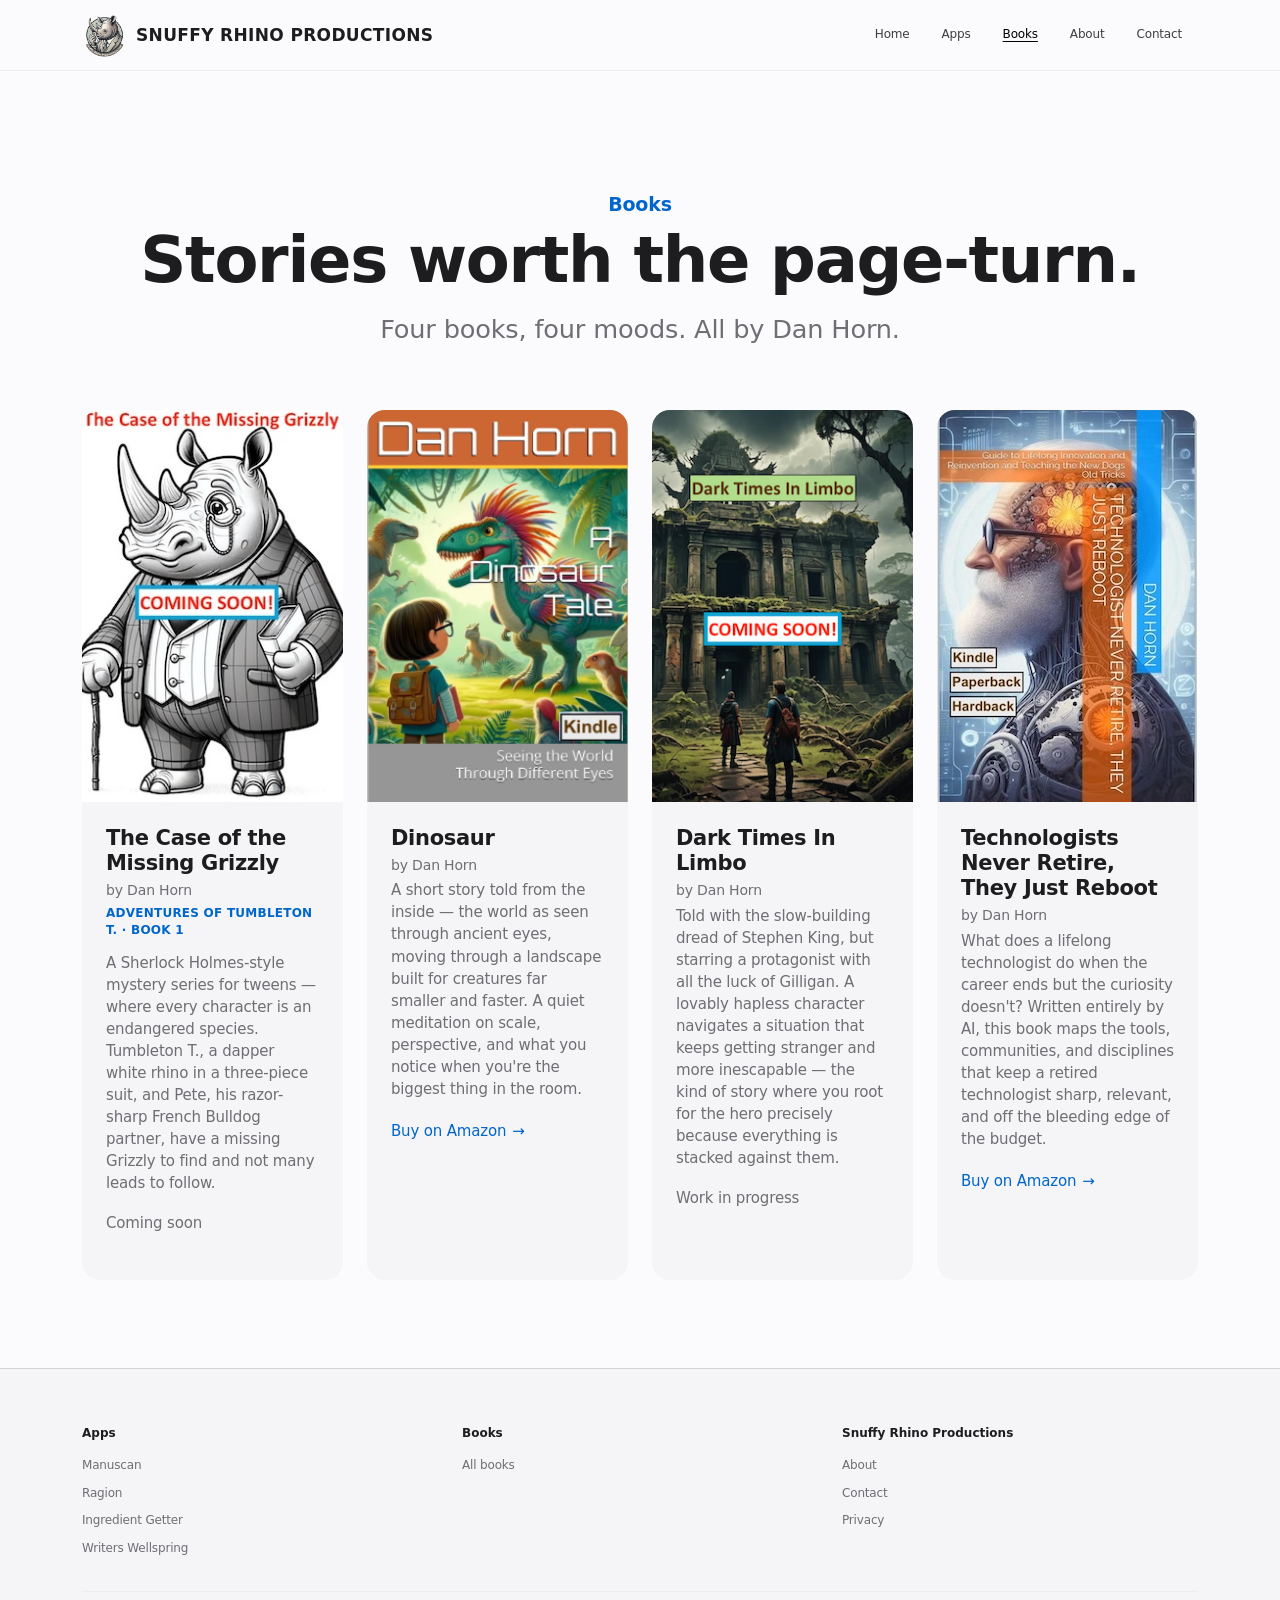
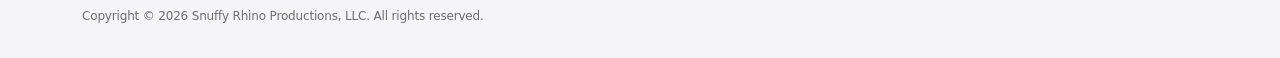
<file: books.html>
<!DOCTYPE html>
<html lang="en">
<head>
  <meta charset="UTF-8">
  <meta name="viewport" content="width=device-width, initial-scale=1.0">
  <title>Books — Snuffy Rhino Productions</title>
  <meta name="description" content="Books by Dan Horn — the Adventures of Tumbleton T. mystery series, Dinosaur, Dark Times In Limbo, and Technologists Never Retire, They Just Reboot.">
  <link rel="icon" type="image/svg+xml" href="images/icons/favicon.svg">
  <link href="https://cdn.jsdelivr.net/npm/bootstrap@5.3.3/dist/css/bootstrap.min.css" rel="stylesheet">
  <link rel="stylesheet" href="css/style.css">
</head>
<body>
  <a href="#main-content" class="skip-to-main">Skip to main content</a>

  <nav class="navbar navbar-expand-md navbar-apple">
    <div class="container">
      <a class="navbar-brand" href="index.html">
        <img src="images/icons/logo.svg" alt="" aria-hidden="true" class="navbar-logo" width="44" height="44">
        Snuffy Rhino Productions
      </a>
      <button class="navbar-toggler" type="button" data-bs-toggle="collapse" data-bs-target="#navMenu" aria-controls="navMenu" aria-expanded="false" aria-label="Toggle navigation">
        <span>&#9776;</span>
      </button>
      <div class="collapse navbar-collapse justify-content-end" id="navMenu">
        <ul class="navbar-nav">
          <li class="nav-item"><a class="nav-link" href="index.html">Home</a></li>
          <li class="nav-item"><a class="nav-link" href="apps.html">Apps</a></li>
          <li class="nav-item"><a class="nav-link" href="books.html">Books</a></li>
          <li class="nav-item"><a class="nav-link" href="about.html">About</a></li>
          <li class="nav-item"><a class="nav-link" href="contact.html">Contact</a></li>
        </ul>
      </div>
    </div>
  </nav>

  <main id="main-content">

  <header class="hero" style="padding-bottom: 32px;">
    <div class="container">
      <span class="eyebrow">Books</span>
      <h1 class="display-headline display-headline-sm">Stories worth the page-turn.</h1>
      <p class="body-large hero-tagline">Four books, four moods. All by Dan Horn.</p>
    </div>
  </header>

  <section class="section pt-0">
    <div class="container">
      <div class="row g-4 reveal">

        <!-- The Case of the Missing Grizzly -->
        <div class="col-md-6 col-lg-3">
          <div class="book-card">
            <div class="book-cover-wrap"><img src="images/books/book4.svg" alt="The Case of the Missing Grizzly — book cover"></div>
            <div class="book-card-body">
              <h3>The Case of the Missing Grizzly</h3>
              <p class="book-author">by Dan Horn</p>
              <p class="book-series">Adventures of Tumbleton T. · Book 1</p>
              <p>A Sherlock Holmes-style mystery series for tweens — where every character is an endangered species. Tumbleton T., a dapper white rhino in a three-piece suit, and Pete, his razor-sharp French Bulldog partner, have a missing Grizzly to find and not many leads to follow.</p>
              <p class="book-status">Coming soon</p>
            </div>
          </div>
        </div>

        <!-- Dinosaur -->
        <div class="col-md-6 col-lg-3">
          <div class="book-card">
            <div class="book-cover-wrap"><img src="images/books/book1.svg" alt="Dinosaur — book cover"></div>
            <div class="book-card-body">
              <h3>Dinosaur</h3>
              <p class="book-author">by Dan Horn</p>
              <p>A short story told from the inside — the world as seen through ancient eyes, moving through a landscape built for creatures far smaller and faster. A quiet meditation on scale, perspective, and what you notice when you're the biggest thing in the room.</p>
              <a href="https://www.amazon.com/dp/B0DPL737ZB" class="amazon-link" target="_blank" rel="noopener">
                Buy on Amazon <span aria-hidden="true">&rarr;</span>
              </a>
            </div>
          </div>
        </div>

        <!-- Dark Times In Limbo -->
        <div class="col-md-6 col-lg-3">
          <div class="book-card">
            <div class="book-cover-wrap"><img src="images/books/book3.svg" alt="Dark Times In Limbo — book cover"></div>
            <div class="book-card-body">
              <h3>Dark Times In Limbo</h3>
              <p class="book-author">by Dan Horn</p>
              <p>Told with the slow-building dread of Stephen King, but starring a protagonist with all the luck of Gilligan. A lovably hapless character navigates a situation that keeps getting stranger and more inescapable — the kind of story where you root for the hero precisely because everything is stacked against them.</p>
              <p class="book-status">Work in progress</p>
            </div>
          </div>
        </div>

        <!-- Technologists Never Retire -->
        <div class="col-md-6 col-lg-3">
          <div class="book-card">
            <div class="book-cover-wrap"><img src="images/books/book2.svg" alt="Technologists Never Retire, They Just Reboot — book cover"></div>
            <div class="book-card-body">
              <h3>Technologists Never Retire, They Just Reboot</h3>
              <p class="book-author">by Dan Horn</p>
              <p>What does a lifelong technologist do when the career ends but the curiosity doesn't? Written entirely by AI, this book maps the tools, communities, and disciplines that keep a retired technologist sharp, relevant, and off the bleeding edge of the budget.</p>
              <a href="https://www.amazon.com/dp/B0DPNFLWKR" class="amazon-link" target="_blank" rel="noopener">
                Buy on Amazon <span aria-hidden="true">&rarr;</span>
              </a>
            </div>
          </div>
        </div>

      </div>
    </div>
  </section>

  </main>

  <footer class="footer-apple">
    <div class="container">
      <div class="row g-4">
        <div class="col-md-4">
          <h2 class="footer-heading">Apps</h2>
          <ul class="footer-links">
            <li><a href="apps.html#manuscan">Manuscan</a></li>
            <li><a href="apps.html#ragion">Ragion</a></li>
            <li><a href="apps.html#ingredient-getter">Ingredient Getter</a></li>
            <li><a href="apps.html#writers-wellspring">Writers Wellspring</a></li>
          </ul>
        </div>
        <div class="col-md-4">
          <h2 class="footer-heading">Books</h2>
          <ul class="footer-links">
            <li><a href="books.html">All books</a></li>
          </ul>
        </div>
        <div class="col-md-4">
          <h2 class="footer-heading">Snuffy Rhino Productions</h2>
          <ul class="footer-links">
            <li><a href="about.html">About</a></li>
            <li><a href="contact.html">Contact</a></li>
            <li><a href="privacy.html">Privacy</a></li>
          </ul>
        </div>
      </div>
      <hr class="footer-divider">
      <p class="mb-0">Copyright &copy; 2026 Snuffy Rhino Productions, LLC. All rights reserved.</p>
    </div>
  </footer>

  <script src="https://cdn.jsdelivr.net/npm/bootstrap@5.3.3/dist/js/bootstrap.bundle.min.js"></script>
  <script src="js/main.js"></script>
</body>
</html>
</file>
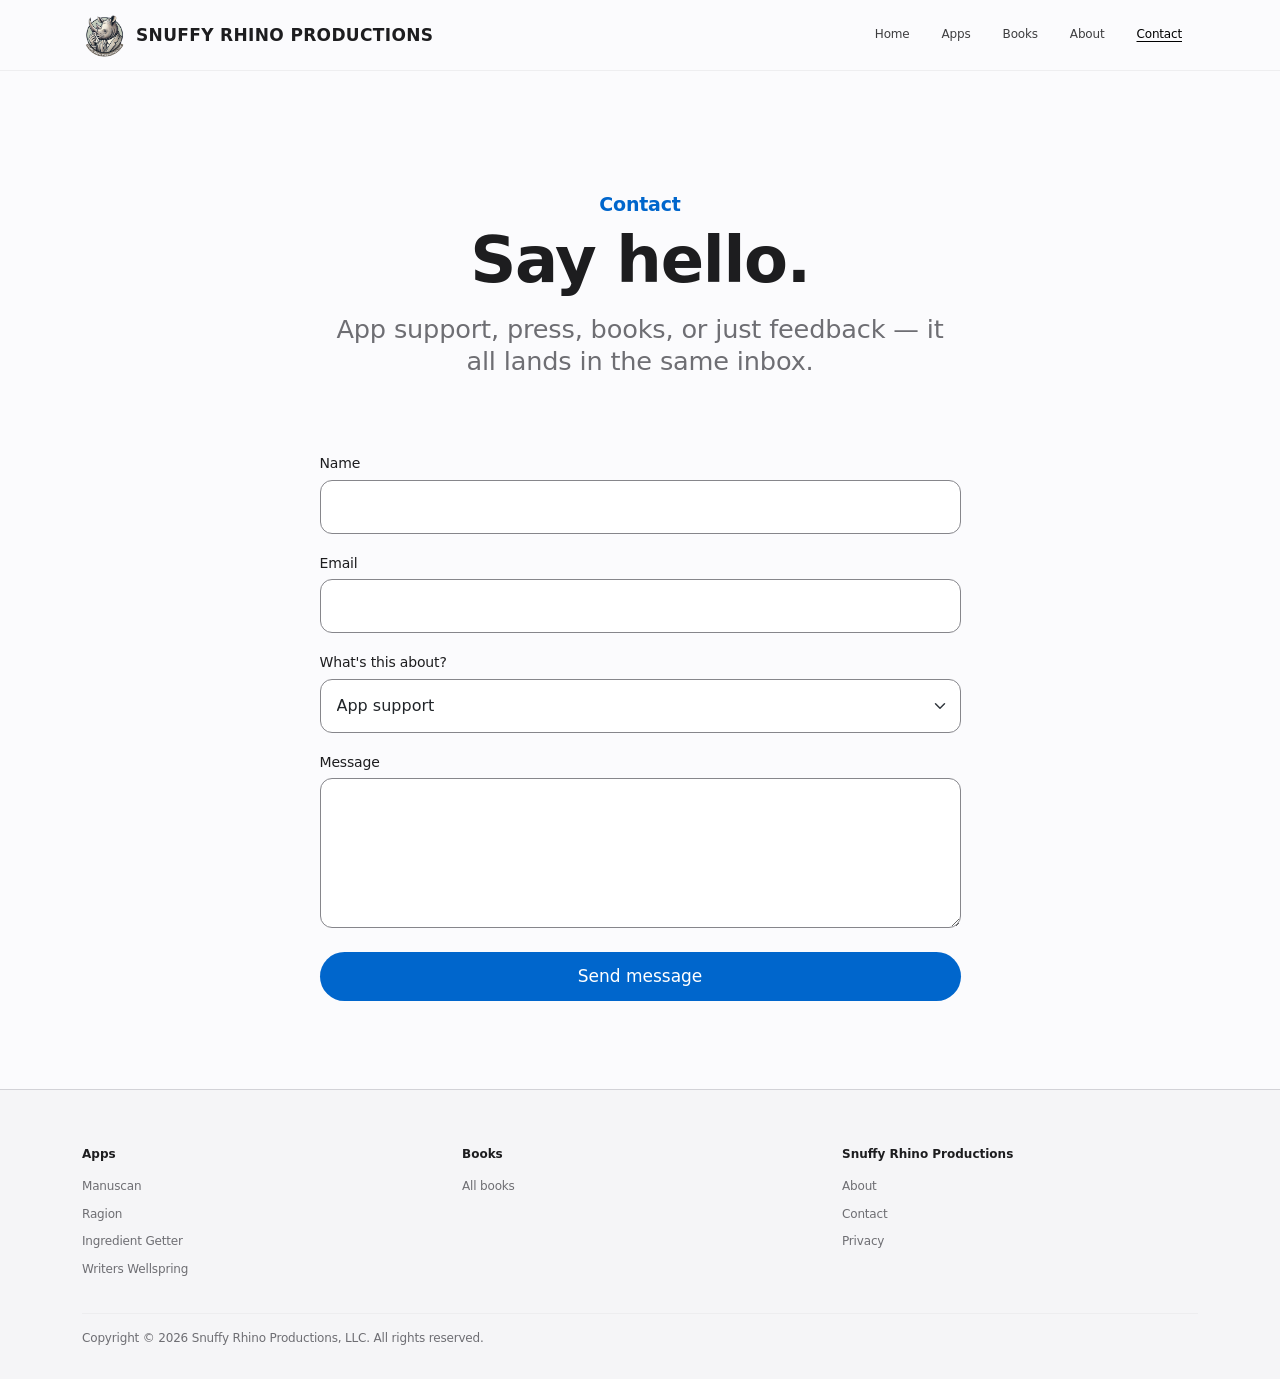
<file: contact.html>
<!DOCTYPE html>
<html lang="en">
<head>
  <meta charset="UTF-8">
  <meta name="viewport" content="width=device-width, initial-scale=1.0">
  <title>Contact — Snuffy Rhino Productions</title>
  <meta name="description" content="Get in touch about Snuffy Rhino Productions apps and books.">
  <link rel="icon" type="image/svg+xml" href="images/icons/favicon.svg">
  <link href="https://cdn.jsdelivr.net/npm/bootstrap@5.3.3/dist/css/bootstrap.min.css" rel="stylesheet">
  <link rel="stylesheet" href="css/style.css">
</head>
<body>
  <a href="#main-content" class="skip-to-main">Skip to main content</a>

  <nav class="navbar navbar-expand-md navbar-apple">
    <div class="container">
      <a class="navbar-brand" href="index.html">
        <img src="images/icons/logo.svg" alt="" aria-hidden="true" class="navbar-logo" width="44" height="44">
        Snuffy Rhino Productions
      </a>
      <button class="navbar-toggler" type="button" data-bs-toggle="collapse" data-bs-target="#navMenu" aria-controls="navMenu" aria-expanded="false" aria-label="Toggle navigation">
        <span>&#9776;</span>
      </button>
      <div class="collapse navbar-collapse justify-content-end" id="navMenu">
        <ul class="navbar-nav">
          <li class="nav-item"><a class="nav-link" href="index.html">Home</a></li>
          <li class="nav-item"><a class="nav-link" href="apps.html">Apps</a></li>
          <li class="nav-item"><a class="nav-link" href="books.html">Books</a></li>
          <li class="nav-item"><a class="nav-link" href="about.html">About</a></li>
          <li class="nav-item"><a class="nav-link" href="contact.html">Contact</a></li>
        </ul>
      </div>
    </div>
  </nav>

  <main id="main-content">

  <header class="hero" style="padding-bottom: 40px;">
    <div class="container">
      <span class="eyebrow">Contact</span>
      <h1 class="display-headline display-headline-sm">Say hello.</h1>
      <p class="body-large hero-tagline">App support, press, books, or just feedback — it all lands in the same inbox.</p>
    </div>
  </header>

  <section class="section pt-0">
    <div class="container">
      <div class="row justify-content-center">
        <div class="col-lg-7 reveal">

          <div id="formSuccessMsg" role="alert" class="d-none" style="background-color: var(--color-bg-alt); border-radius: 12px; padding: 24px;">
            <strong>Your email app should open with the message pre-filled.</strong>
            <p class="mb-0 mt-1 text-secondary">If it didn't open, email me directly at <a href="mailto:dan.horn@me.com">dan.horn@me.com</a>.</p>
          </div>

          <form id="contactForm">
            <div class="mb-3">
              <label for="name" class="form-label form-label-apple">Name</label>
              <input type="text" class="form-control form-control-apple" id="name" name="name" autocomplete="name" required>
            </div>
            <div class="mb-3">
              <label for="email" class="form-label form-label-apple">Email</label>
              <input type="email" class="form-control form-control-apple" id="email" name="email" autocomplete="email" required>
            </div>
            <div class="mb-3">
              <label for="reason" class="form-label form-label-apple">What's this about?</label>
              <select class="form-select form-control-apple" id="reason" name="reason">
                <option>App support</option>
                <option>Press inquiry</option>
                <option>Books</option>
                <option>Something else</option>
              </select>
            </div>
            <div class="mb-4">
              <label for="message" class="form-label form-label-apple">Message</label>
              <textarea class="form-control form-control-apple" id="message" name="message" rows="5" required></textarea>
            </div>
            <button type="submit" class="btn-pill" style="width: 100%; text-align: center;">Send message</button>
          </form>
        </div>
      </div>
    </div>
  </section>

  </main>

  <footer class="footer-apple">
    <div class="container">
      <div class="row g-4">
        <div class="col-md-4">
          <h2 class="footer-heading">Apps</h2>
          <ul class="footer-links">
            <li><a href="apps.html#manuscan">Manuscan</a></li>
            <li><a href="apps.html#ragion">Ragion</a></li>
            <li><a href="apps.html#ingredient-getter">Ingredient Getter</a></li>
            <li><a href="apps.html#writers-wellspring">Writers Wellspring</a></li>
          </ul>
        </div>
        <div class="col-md-4">
          <h2 class="footer-heading">Books</h2>
          <ul class="footer-links">
            <li><a href="books.html">All books</a></li>
          </ul>
        </div>
        <div class="col-md-4">
          <h2 class="footer-heading">Snuffy Rhino Productions</h2>
          <ul class="footer-links">
            <li><a href="about.html">About</a></li>
            <li><a href="contact.html">Contact</a></li>
            <li><a href="privacy.html">Privacy</a></li>
          </ul>
        </div>
      </div>
      <hr class="footer-divider">
      <p class="mb-0">Copyright &copy; 2026 Snuffy Rhino Productions, LLC. All rights reserved.</p>
    </div>
  </footer>

  <script src="https://cdn.jsdelivr.net/npm/bootstrap@5.3.3/dist/js/bootstrap.bundle.min.js"></script>
  <script src="js/main.js"></script>
</body>
</html>
</file>
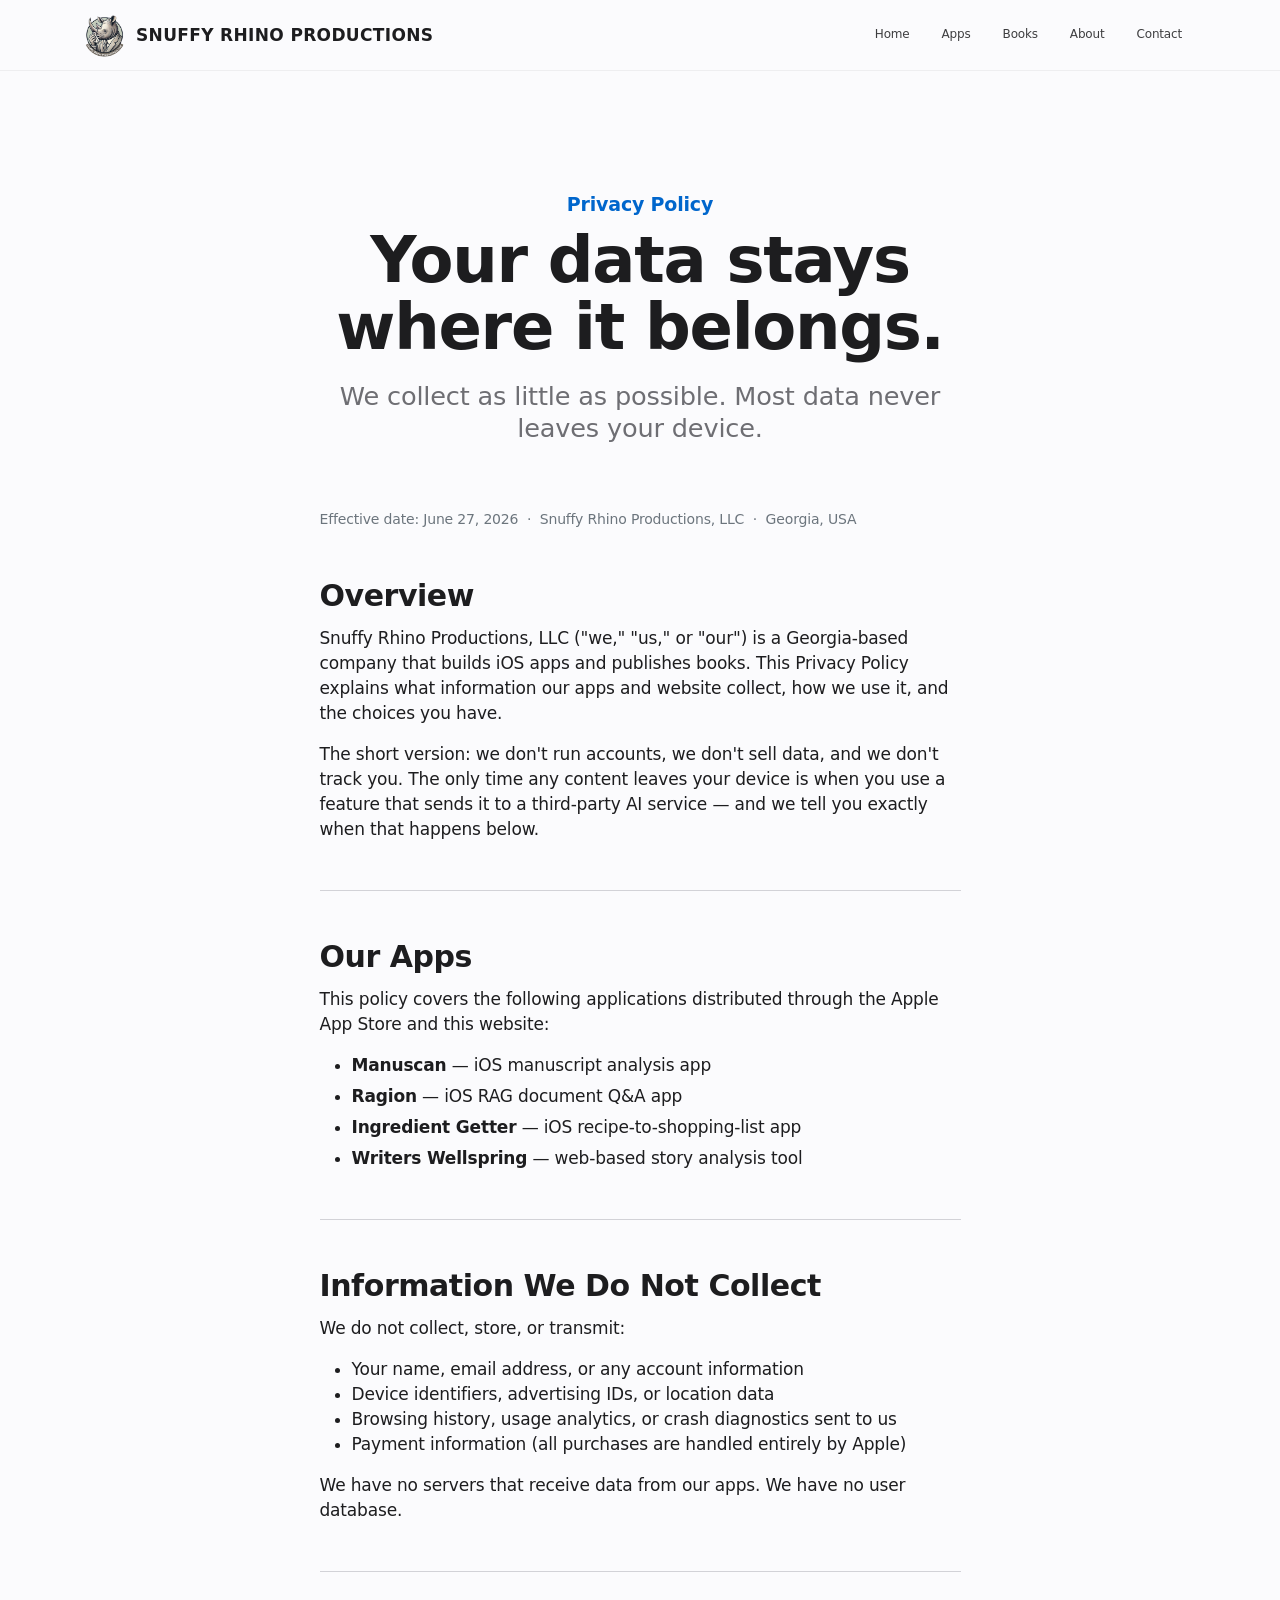
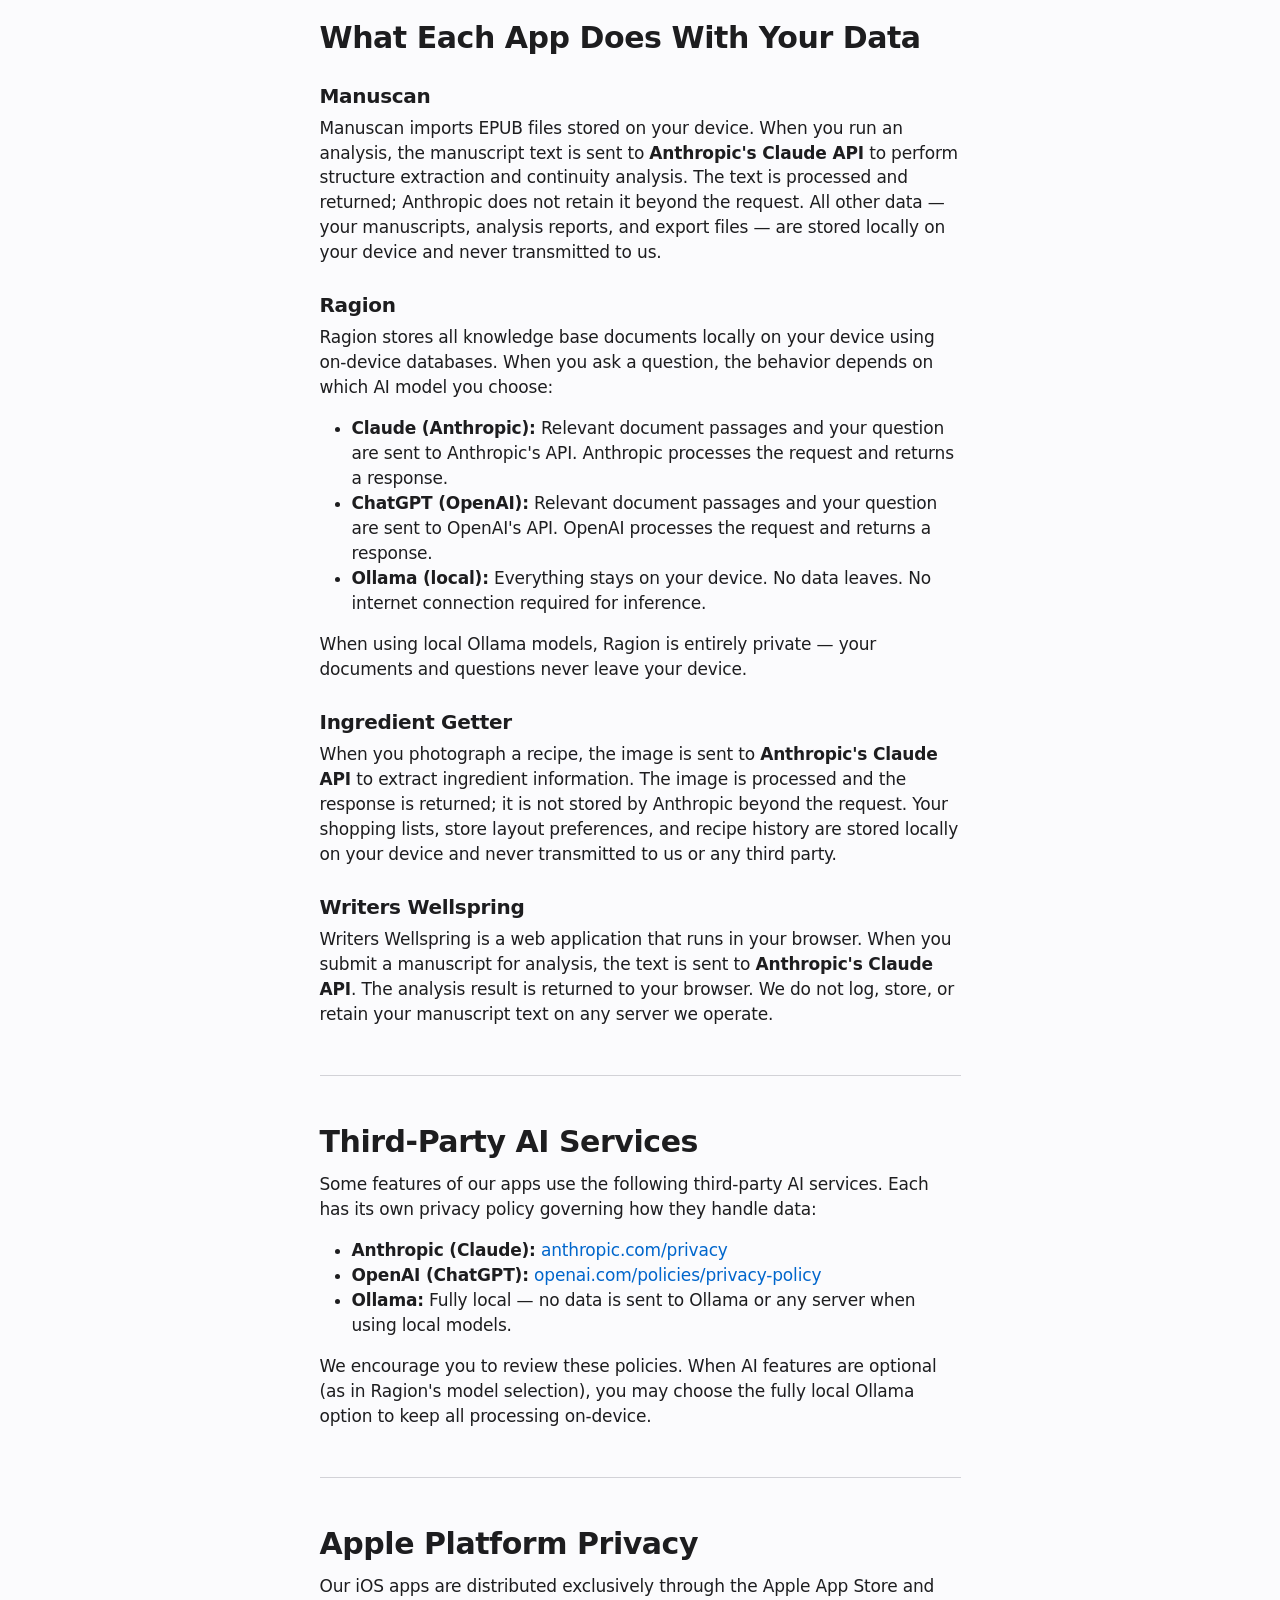
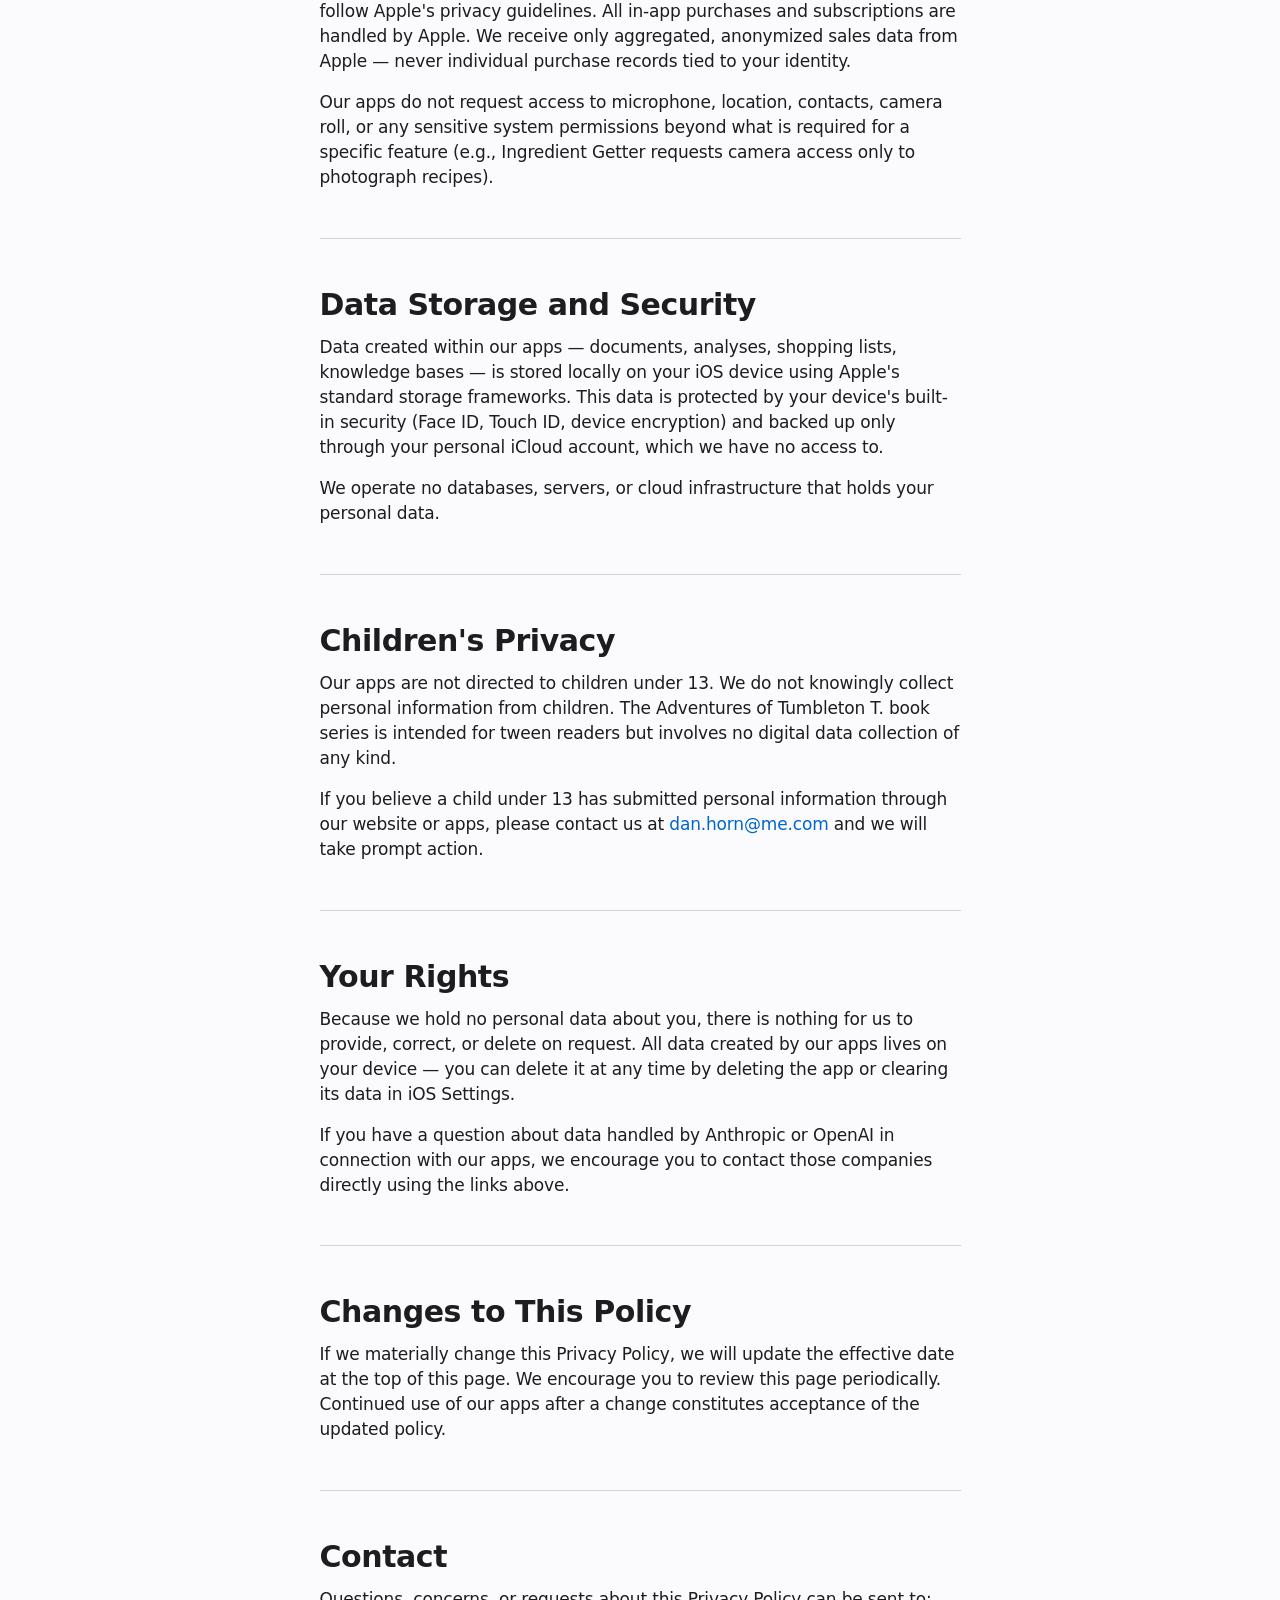
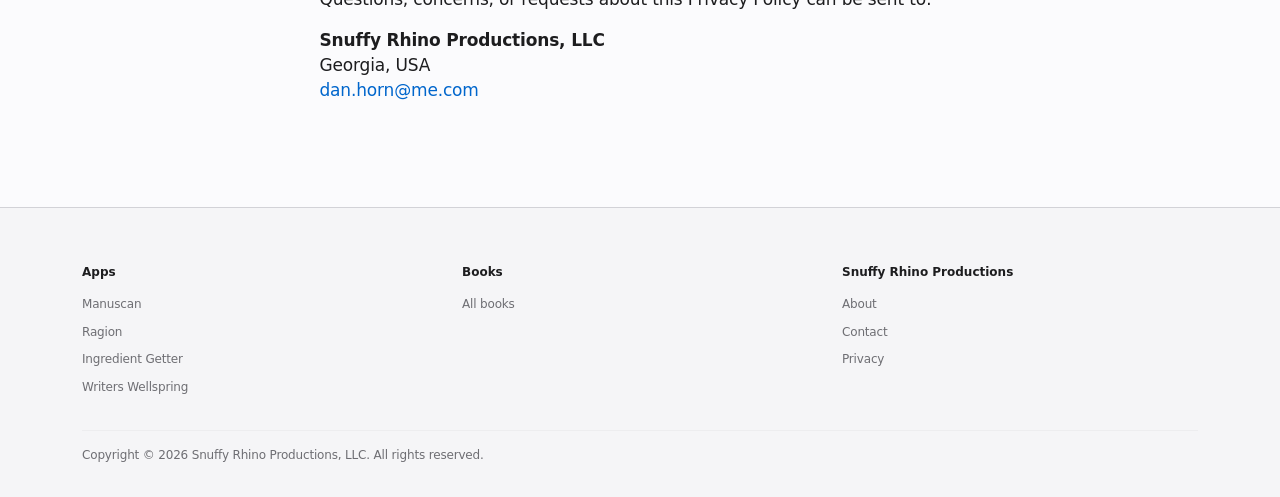
<file: privacy.html>
<!DOCTYPE html>
<html lang="en">
<head>
  <meta charset="UTF-8">
  <meta name="viewport" content="width=device-width, initial-scale=1.0">
  <title>Privacy Policy — Snuffy Rhino Productions</title>
  <meta name="description" content="Privacy Policy for Snuffy Rhino Productions, LLC — Manuscan, Ragion, Ingredient Getter, and Writers Wellspring.">
  <link rel="icon" type="image/svg+xml" href="images/icons/favicon.svg">
  <link href="https://cdn.jsdelivr.net/npm/bootstrap@5.3.3/dist/css/bootstrap.min.css" rel="stylesheet">
  <link rel="stylesheet" href="css/style.css">
</head>
<body>
  <a href="#main-content" class="skip-to-main">Skip to main content</a>

  <nav class="navbar navbar-expand-md navbar-apple">
    <div class="container">
      <a class="navbar-brand" href="index.html">
        <img src="images/icons/logo.svg" alt="" aria-hidden="true" class="navbar-logo" width="44" height="44">
        Snuffy Rhino Productions
      </a>
      <button class="navbar-toggler" type="button" data-bs-toggle="collapse" data-bs-target="#navMenu" aria-controls="navMenu" aria-expanded="false" aria-label="Toggle navigation">
        <span>&#9776;</span>
      </button>
      <div class="collapse navbar-collapse justify-content-end" id="navMenu">
        <ul class="navbar-nav">
          <li class="nav-item"><a class="nav-link" href="index.html">Home</a></li>
          <li class="nav-item"><a class="nav-link" href="apps.html">Apps</a></li>
          <li class="nav-item"><a class="nav-link" href="books.html">Books</a></li>
          <li class="nav-item"><a class="nav-link" href="about.html">About</a></li>
          <li class="nav-item"><a class="nav-link" href="contact.html">Contact</a></li>
        </ul>
      </div>
    </div>
  </nav>

  <main id="main-content">

  <header class="hero" style="padding-bottom: 32px;">
    <div class="container">
      <span class="eyebrow">Privacy Policy</span>
      <h1 class="display-headline display-headline-sm">Your data stays<br>where it belongs.</h1>
      <p class="body-large hero-tagline">We collect as little as possible. Most data never leaves your device.</p>
    </div>
  </header>

  <section class="section pt-0">
    <div class="container">
      <div class="row justify-content-center">
        <div class="col-lg-7">

          <p class="text-secondary" style="font-size: 14px; margin-bottom: 48px;">
            Effective date: June 27, 2026 &nbsp;·&nbsp; Snuffy Rhino Productions, LLC &nbsp;·&nbsp; Georgia, USA
          </p>

          <h2 class="privacy-heading">Overview</h2>
          <p>Snuffy Rhino Productions, LLC ("we," "us," or "our") is a Georgia-based company that builds iOS apps and publishes books. This Privacy Policy explains what information our apps and website collect, how we use it, and the choices you have.</p>
          <p>The short version: we don't run accounts, we don't sell data, and we don't track you. The only time any content leaves your device is when you use a feature that sends it to a third-party AI service — and we tell you exactly when that happens below.</p>

          <h2 class="privacy-heading">Our Apps</h2>
          <p>This policy covers the following applications distributed through the Apple App Store and this website:</p>
          <ul class="privacy-app-list">
            <li><strong>Manuscan</strong> — iOS manuscript analysis app</li>
            <li><strong>Ragion</strong> — iOS RAG document Q&amp;A app</li>
            <li><strong>Ingredient Getter</strong> — iOS recipe-to-shopping-list app</li>
            <li><strong>Writers Wellspring</strong> — web-based story analysis tool</li>
          </ul>

          <h2 class="privacy-heading">Information We Do Not Collect</h2>
          <p>We do not collect, store, or transmit:</p>
          <ul>
            <li>Your name, email address, or any account information</li>
            <li>Device identifiers, advertising IDs, or location data</li>
            <li>Browsing history, usage analytics, or crash diagnostics sent to us</li>
            <li>Payment information (all purchases are handled entirely by Apple)</li>
          </ul>
          <p>We have no servers that receive data from our apps. We have no user database.</p>

          <h2 class="privacy-heading">What Each App Does With Your Data</h2>

          <h3 class="privacy-subheading">Manuscan</h3>
          <p>Manuscan imports EPUB files stored on your device. When you run an analysis, the manuscript text is sent to <strong>Anthropic's Claude API</strong> to perform structure extraction and continuity analysis. The text is processed and returned; Anthropic does not retain it beyond the request. All other data — your manuscripts, analysis reports, and export files — are stored locally on your device and never transmitted to us.</p>

          <h3 class="privacy-subheading">Ragion</h3>
          <p>Ragion stores all knowledge base documents locally on your device using on-device databases. When you ask a question, the behavior depends on which AI model you choose:</p>
          <ul>
            <li><strong>Claude (Anthropic):</strong> Relevant document passages and your question are sent to Anthropic's API. Anthropic processes the request and returns a response.</li>
            <li><strong>ChatGPT (OpenAI):</strong> Relevant document passages and your question are sent to OpenAI's API. OpenAI processes the request and returns a response.</li>
            <li><strong>Ollama (local):</strong> Everything stays on your device. No data leaves. No internet connection required for inference.</li>
          </ul>
          <p>When using local Ollama models, Ragion is entirely private — your documents and questions never leave your device.</p>

          <h3 class="privacy-subheading">Ingredient Getter</h3>
          <p>When you photograph a recipe, the image is sent to <strong>Anthropic's Claude API</strong> to extract ingredient information. The image is processed and the response is returned; it is not stored by Anthropic beyond the request. Your shopping lists, store layout preferences, and recipe history are stored locally on your device and never transmitted to us or any third party.</p>

          <h3 class="privacy-subheading">Writers Wellspring</h3>
          <p>Writers Wellspring is a web application that runs in your browser. When you submit a manuscript for analysis, the text is sent to <strong>Anthropic's Claude API</strong>. The analysis result is returned to your browser. We do not log, store, or retain your manuscript text on any server we operate.</p>

          <h2 class="privacy-heading">Third-Party AI Services</h2>
          <p>Some features of our apps use the following third-party AI services. Each has its own privacy policy governing how they handle data:</p>
          <ul>
            <li><strong>Anthropic (Claude):</strong> <a href="https://www.anthropic.com/privacy" target="_blank" rel="noopener">anthropic.com/privacy</a></li>
            <li><strong>OpenAI (ChatGPT):</strong> <a href="https://openai.com/policies/privacy-policy" target="_blank" rel="noopener">openai.com/policies/privacy-policy</a></li>
            <li><strong>Ollama:</strong> Fully local — no data is sent to Ollama or any server when using local models.</li>
          </ul>
          <p>We encourage you to review these policies. When AI features are optional (as in Ragion's model selection), you may choose the fully local Ollama option to keep all processing on-device.</p>

          <h2 class="privacy-heading">Apple Platform Privacy</h2>
          <p>Our iOS apps are distributed exclusively through the Apple App Store and follow Apple's privacy guidelines. All in-app purchases and subscriptions are handled by Apple. We receive only aggregated, anonymized sales data from Apple — never individual purchase records tied to your identity.</p>
          <p>Our apps do not request access to microphone, location, contacts, camera roll, or any sensitive system permissions beyond what is required for a specific feature (e.g., Ingredient Getter requests camera access only to photograph recipes).</p>

          <h2 class="privacy-heading">Data Storage and Security</h2>
          <p>Data created within our apps — documents, analyses, shopping lists, knowledge bases — is stored locally on your iOS device using Apple's standard storage frameworks. This data is protected by your device's built-in security (Face ID, Touch ID, device encryption) and backed up only through your personal iCloud account, which we have no access to.</p>
          <p>We operate no databases, servers, or cloud infrastructure that holds your personal data.</p>

          <h2 class="privacy-heading">Children's Privacy</h2>
          <p>Our apps are not directed to children under 13. We do not knowingly collect personal information from children. The Adventures of Tumbleton T. book series is intended for tween readers but involves no digital data collection of any kind.</p>
          <p>If you believe a child under 13 has submitted personal information through our website or apps, please contact us at <a href="mailto:dan.horn@me.com">dan.horn@me.com</a> and we will take prompt action.</p>

          <h2 class="privacy-heading">Your Rights</h2>
          <p>Because we hold no personal data about you, there is nothing for us to provide, correct, or delete on request. All data created by our apps lives on your device — you can delete it at any time by deleting the app or clearing its data in iOS Settings.</p>
          <p>If you have a question about data handled by Anthropic or OpenAI in connection with our apps, we encourage you to contact those companies directly using the links above.</p>

          <h2 class="privacy-heading">Changes to This Policy</h2>
          <p>If we materially change this Privacy Policy, we will update the effective date at the top of this page. We encourage you to review this page periodically. Continued use of our apps after a change constitutes acceptance of the updated policy.</p>

          <h2 class="privacy-heading">Contact</h2>
          <p>Questions, concerns, or requests about this Privacy Policy can be sent to:</p>
          <p>
            <strong>Snuffy Rhino Productions, LLC</strong><br>
            Georgia, USA<br>
            <a href="mailto:dan.horn@me.com">dan.horn@me.com</a>
          </p>

        </div>
      </div>
    </div>
  </section>

  </main>

  <footer class="footer-apple">
    <div class="container">
      <div class="row g-4">
        <div class="col-md-4">
          <h2 class="footer-heading">Apps</h2>
          <ul class="footer-links">
            <li><a href="apps.html#manuscan">Manuscan</a></li>
            <li><a href="apps.html#ragion">Ragion</a></li>
            <li><a href="apps.html#ingredient-getter">Ingredient Getter</a></li>
            <li><a href="apps.html#writers-wellspring">Writers Wellspring</a></li>
          </ul>
        </div>
        <div class="col-md-4">
          <h2 class="footer-heading">Books</h2>
          <ul class="footer-links">
            <li><a href="books.html">All books</a></li>
          </ul>
        </div>
        <div class="col-md-4">
          <h2 class="footer-heading">Snuffy Rhino Productions</h2>
          <ul class="footer-links">
            <li><a href="about.html">About</a></li>
            <li><a href="contact.html">Contact</a></li>
            <li><a href="privacy.html">Privacy</a></li>
          </ul>
        </div>
      </div>
      <hr class="footer-divider">
      <p class="mb-0">Copyright &copy; 2026 Snuffy Rhino Productions, LLC. All rights reserved.</p>
    </div>
  </footer>

  <script src="https://cdn.jsdelivr.net/npm/bootstrap@5.3.3/dist/js/bootstrap.bundle.min.js"></script>
  <script src="js/main.js"></script>
</body>
</html>
</file>
<file: css/style.css>
/* ============================================
   Snuffy Rhino Productions — Apple-inspired design system
   ============================================ */

:root {
  --color-bg: #FBFBFD;
  --color-bg-alt: #F5F5F7;
  --color-text: #1D1D1F;
  --color-text-secondary: #6E6E73;
  --color-accent: #0066CC;
  --color-accent-hover: #0051A3;
  --color-divider: #D2D2D7;
  --color-dark-bg: #000000;
  --color-dark-bg-alt: #161617;
  --color-dark-text: #F5F5F7;
  --color-dark-secondary: #A1A1A6;

  --font-display: -apple-system, "SF Pro Display", "Inter", "Segoe UI", system-ui, sans-serif;
  --font-body: -apple-system, "SF Pro Text", "Inter", "Segoe UI", system-ui, sans-serif;

  --nav-height: 64px;
  --section-pad-y: 88px;
  --section-pad-y-mobile: 48px;

  --ease-apple: cubic-bezier(0.42, 0, 0.58, 1);
}

* {
  box-sizing: border-box;
}

html {
  scroll-behavior: smooth;
  scroll-padding-top: var(--nav-height);
}

@media (prefers-reduced-motion: reduce) {
  html {
    scroll-behavior: auto;
  }
  *, *::before, *::after {
    animation-duration: 0.01ms !important;
    animation-iteration-count: 1 !important;
    transition-duration: 0.01ms !important;
  }
}

body {
  font-family: var(--font-body);
  color: var(--color-text);
  background-color: var(--color-bg);
  -webkit-font-smoothing: antialiased;
  font-size: 17px;
  line-height: 1.47;
  letter-spacing: -0.01em;
}

a {
  color: var(--color-accent);
  text-decoration: none;
  transition: color 0.2s var(--ease-apple);
}

a:hover {
  color: var(--color-accent-hover);
}

a:focus-visible,
button:focus-visible,
.btn:focus-visible {
  outline: 2px solid var(--color-accent);
  outline-offset: 3px;
  border-radius: 4px;
}

h1, h2, h3, h4, h5, h6 {
  font-family: var(--font-display);
  font-weight: 600;
  letter-spacing: -0.015em;
  margin-bottom: 0;
}

.eyebrow {
  font-size: 19px;
  font-weight: 600;
  color: var(--color-accent);
  letter-spacing: -0.01em;
  margin-bottom: 8px;
  display: block;
}

.display-headline {
  font-size: clamp(40px, 6vw, 80px);
  font-weight: 700;
  line-height: 1.05;
  letter-spacing: -0.02em;
}

.display-headline-sm {
  font-size: clamp(36px, 5vw, 64px);
}

.section-headline {
  font-size: clamp(32px, 4.5vw, 56px);
  font-weight: 700;
  line-height: 1.07;
}

.body-large {
  font-size: clamp(19px, 2vw, 28px);
  font-weight: 400;
  line-height: 1.25;
  color: var(--color-text-secondary);
}

.text-secondary {
  color: var(--color-text-secondary);
}

/* ============================================
   Skip to main content
   ============================================ */

.skip-to-main {
  position: absolute;
  left: -9999px;
  top: auto;
  width: 1px;
  height: 1px;
  overflow: hidden;
}

.skip-to-main:focus {
  position: fixed;
  top: 8px;
  left: 8px;
  width: auto;
  height: auto;
  padding: 12px 20px;
  background: var(--color-accent);
  color: #fff;
  font-size: 16px;
  font-weight: 600;
  border-radius: 8px;
  z-index: 9999;
  text-decoration: none;
  outline: 3px solid #fff;
  outline-offset: 2px;
  overflow: visible;
}

/* ============================================
   Navigation
   ============================================ */

.navbar-apple {
  min-height: var(--nav-height);
  background-color: rgba(251, 251, 253, 0.92);
  backdrop-filter: saturate(180%) blur(20px);
  -webkit-backdrop-filter: saturate(180%) blur(20px);
  border-bottom: 1px solid rgba(0, 0, 0, 0.05);
  position: sticky;
  top: 0;
  z-index: 1000;
  transition: background-color 0.3s var(--ease-apple);
}

/* Mobile nav dropdown — solid background, proper tap targets */
@media (max-width: 767px) {
  .navbar-apple .navbar-collapse {
    background-color: rgba(251, 251, 253, 0.98);
    border-top: 1px solid rgba(0, 0, 0, 0.08);
    margin: 0 -12px;
    padding: 8px 12px 16px;
  }

  .navbar-apple .navbar-nav {
    gap: 0;
  }

  .navbar-apple .nav-link {
    font-size: 17px !important;
    padding: 12px 4px !important;
    min-height: 44px;
    display: flex;
    align-items: center;
    border-bottom: 1px solid rgba(0, 0, 0, 0.06);
    opacity: 1;
  }

  .navbar-apple .nav-item:last-child .nav-link {
    border-bottom: none;
  }
}

.navbar-apple .navbar-brand {
  font-family: var(--font-display);
  font-weight: 700;
  font-size: 17px;
  letter-spacing: 0.02em;
  color: var(--color-text);
  text-transform: uppercase;
  display: flex;
  align-items: center;
  gap: 10px;
}

.navbar-logo {
  width: 44px;
  height: 44px;
  border-radius: 50%;
  object-fit: cover;
  flex-shrink: 0;
}

/* Keep the brand and hamburger on one line on narrow phones. */
@media (max-width: 575.98px) {
  .navbar-apple .navbar-brand {
    font-size: 14px;
    letter-spacing: 0.01em;
    gap: 8px;
    min-width: 0;
  }

  .navbar-logo {
    width: 36px;
    height: 36px;
  }
}

@media (max-width: 379.98px) {
  .navbar-apple .navbar-brand {
    font-size: 12px;
    gap: 6px;
  }

  .navbar-logo {
    width: 32px;
    height: 32px;
  }
}

.navbar-apple .nav-link {
  font-size: 12px;
  color: var(--color-text);
  font-weight: 400;
  padding: 0 16px !important;
  opacity: 0.85;
}

.navbar-apple .nav-link:hover,
.navbar-apple .nav-link.active {
  opacity: 1;
}

.navbar-apple .nav-link.active {
  text-decoration: underline;
  text-underline-offset: 3px;
  text-decoration-thickness: 1px;
}

.navbar-apple .navbar-toggler {
  border: none;
  padding: 0;
  min-width: 44px;
  min-height: 44px;
  display: inline-flex;
  align-items: center;
  justify-content: center;
}

.navbar-apple .navbar-toggler:focus {
  box-shadow: none;
}

/* The custom inline-flex rule above would otherwise override Bootstrap's
   responsive hide and leave the hamburger visible next to the desktop nav. */
@media (min-width: 768px) {
  .navbar-apple .navbar-toggler {
    display: none;
  }
}

.navbar-apple .navbar-toggler span {
  font-size: 26px;
  line-height: 1;
  pointer-events: none;
}

/* ============================================
   Buttons
   ============================================ */

.btn-apple {
  display: inline-flex;
  align-items: center;
  gap: 4px;
  font-size: 17px;
  color: var(--color-accent);
  font-weight: 400;
  padding: 0;
  border: none;
  background: none;
  cursor: pointer;
}

.btn-apple::after {
  content: '›';
  font-weight: 400;
  transition: transform 0.2s var(--ease-apple);
}

.btn-apple:hover::after {
  transform: translateX(2px);
}

.btn-pill {
  display: inline-block;
  background-color: var(--color-accent);
  color: #fff;
  border-radius: 980px;
  padding: 12px 24px;
  font-size: 17px;
  font-weight: 400;
  transition: background-color 0.2s var(--ease-apple);
  border: none;
  cursor: pointer;
}

.btn-pill:hover {
  background-color: var(--color-accent-hover);
  color: #fff;
}

.btn-pill-outline {
  display: inline-block;
  background-color: transparent;
  color: var(--color-text);
  border: 1px solid var(--color-divider);
  border-radius: 980px;
  padding: 12px 24px;
  font-size: 17px;
  font-weight: 400;
  transition: all 0.2s var(--ease-apple);
  cursor: pointer;
}

.btn-pill-outline:hover {
  background-color: var(--color-text);
  color: #fff;
  border-color: var(--color-text);
}

/* ============================================
   Sections
   ============================================ */

.section {
  padding: var(--section-pad-y) 0;
}

@media (max-width: 767px) {
  .section {
    padding: var(--section-pad-y-mobile) 0;
  }
}

.section-dark {
  background-color: var(--color-dark-bg);
  color: var(--color-dark-text);
}

.section-dark .text-secondary,
.section-dark .body-large {
  color: var(--color-dark-secondary);
}

.section-dark .eyebrow {
  color: var(--color-dark-secondary);
}

.section-alt {
  background-color: var(--color-bg-alt);
}

.hero {
  padding: 120px 0 56px;
  text-align: center;
}

@media (max-width: 767px) {
  .hero {
    padding: 80px 0 40px;
  }
}

.hero-tagline {
  max-width: 640px;
  margin: 20px auto 32px;
}

/* ============================================
   Product / Card Grid (signature element)
   ============================================ */

.product-grid {
  display: grid;
  grid-template-columns: repeat(2, 1fr);
  gap: 12px;
}

@media (max-width: 767px) {
  .product-grid {
    grid-template-columns: 1fr;
  }
}

.product-card {
  background-color: var(--color-bg-alt);
  border-radius: 18px;
  padding: 48px 40px;
  text-align: center;
  transition: transform 0.35s var(--ease-apple), box-shadow 0.35s var(--ease-apple);
  display: flex;
  flex-direction: column;
  align-items: center;
  text-decoration: none;
  color: var(--color-text);
  height: 100%;
}

.product-card:hover {
  transform: translateY(-6px);
  box-shadow: 0 24px 48px rgba(0, 0, 0, 0.08);
  color: var(--color-text);
}

.product-card .icon-wrap {
  width: 96px;
  height: 96px;
  margin-bottom: 24px;
  border-radius: 22px;
  overflow: hidden;
  box-shadow: 0 8px 24px rgba(0, 0, 0, 0.12);
}

.product-card .icon-wrap img {
  width: 100%;
  height: 100%;
  object-fit: cover;
  display: block;
}

.product-card h3 {
  font-size: 26px;
  margin-bottom: 6px;
}

.product-card p {
  font-size: 16px;
  color: var(--color-text-secondary);
  margin-bottom: 16px;
}

/* ============================================
   App / Book detail cards
   ============================================ */

.app-feature {
  padding: 64px 0;
  border-bottom: 1px solid var(--color-divider);
}

.app-feature:last-child {
  border-bottom: none;
}

.app-icon-large {
  width: 140px;
  height: 140px;
  border-radius: 30px;
  box-shadow: 0 16px 40px rgba(0, 0, 0, 0.15);
  margin-bottom: 32px;
}

.feature-pill-list {
  list-style: none;
  padding: 0;
  margin: 24px 0;
  display: flex;
  flex-wrap: wrap;
  gap: 10px;
}

.feature-pill-list li {
  background-color: var(--color-bg-alt);
  border-radius: 980px;
  padding: 8px 18px;
  font-size: 14px;
  color: var(--color-text);
}

.app-store-badge {
  height: 48px;
  display: inline-block;
}

.app-store-badge-disabled .app-store-badge {
  opacity: 0.5;
}

/* ============================================
   Book cards
   ============================================ */

.book-card {
  background-color: var(--color-bg-alt);
  border-radius: 18px;
  overflow: hidden;
  transition: transform 0.35s var(--ease-apple), box-shadow 0.35s var(--ease-apple);
  height: 100%;
}

.book-card:hover {
  transform: translateY(-6px);
  box-shadow: 0 24px 48px rgba(0, 0, 0, 0.1);
}

.book-cover-wrap {
  aspect-ratio: 2 / 3;
  overflow: hidden;
  background-color: #e8e8ed;
}

.book-cover-wrap img {
  width: 100%;
  height: 100%;
  object-fit: cover;
  display: block;
}

.book-card-body {
  padding: 24px 24px 28px;
}

.book-card-body h3 {
  font-size: 21px;
  margin-bottom: 4px;
}

.book-card-body .book-author {
  font-size: 14px;
  color: var(--color-text-secondary);
  margin-bottom: 4px;
}

.book-card-body .book-series {
  font-size: 12px;
  font-weight: 600;
  color: var(--color-accent);
  letter-spacing: 0.02em;
  margin-bottom: 12px;
  text-transform: uppercase;
}

.book-card-body p {
  font-size: 15px;
  color: var(--color-text-secondary);
  margin-bottom: 18px;
}

.amazon-link {
  display: inline-flex;
  align-items: center;
  gap: 6px;
  font-size: 15px;
  font-weight: 500;
  color: var(--color-accent);
}

.book-status {
  font-size: 15px;
  color: var(--color-text-secondary);
  margin-bottom: 0;
}

/* ============================================
   Scroll reveal
   ============================================ */

.reveal {
  opacity: 0;
  transform: translateY(24px);
  transition: opacity 0.7s var(--ease-apple), transform 0.7s var(--ease-apple);
}

.reveal.is-visible {
  opacity: 1;
  transform: translateY(0);
}

@media (prefers-reduced-motion: reduce) {
  .reveal {
    opacity: 1;
    transform: none;
    transition: none;
  }
}

/* ============================================
   Footer
   ============================================ */

.footer-apple {
  background-color: var(--color-bg-alt);
  padding: 56px 0 32px;
  font-size: 12px;
  color: var(--color-text-secondary);
  border-top: 1px solid var(--color-divider);
}

.footer-apple a {
  color: var(--color-text-secondary);
}

.footer-apple a:hover {
  color: var(--color-text);
}

.footer-links {
  list-style: none;
  padding: 0;
  margin: 0;
}

.footer-links li {
  margin-bottom: 10px;
}

.footer-heading {
  font-size: 12px;
  font-weight: 600;
  color: var(--color-text);
  margin-top: 0;
  margin-bottom: 14px;
  letter-spacing: normal;
  line-height: inherit;
}

.footer-divider {
  border-color: var(--color-divider);
  margin: 24px 0 16px;
}

.social-icons a {
  display: inline-flex;
  width: 32px;
  height: 32px;
  align-items: center;
  justify-content: center;
  border-radius: 50%;
  background-color: rgba(0,0,0,0.06);
  margin-right: 8px;
  color: var(--color-text);
}

.social-icons a:hover {
  background-color: var(--color-text);
  color: #fff;
}

/* ============================================
   About page
   ============================================ */

.portrait-frame {
  border-radius: 24px;
  overflow: hidden;
  box-shadow: 0 24px 60px rgba(0,0,0,0.12);
}

/* ============================================
   Scroll hint
   ============================================ */

.scroll-hint {
  display: flex;
  justify-content: center;
  margin-top: 40px;
  color: var(--color-text-secondary);
  animation: scroll-bounce 2s ease-in-out infinite;
  opacity: 0.6;
}

@keyframes scroll-bounce {
  0%, 100% { transform: translateY(0); }
  50%       { transform: translateY(8px); }
}

/* ============================================
   About — writing section
   ============================================ */

.about-book-item {
  padding-bottom: 40px;
  border-bottom: 1px solid var(--color-divider);
}

.about-book-item:last-child {
  border-bottom: none;
  padding-bottom: 0;
}

.about-book-title {
  font-size: clamp(22px, 3vw, 32px);
  margin-bottom: 4px;
}

.about-book-series {
  font-size: 13px;
  font-weight: 600;
  color: var(--color-accent);
  letter-spacing: 0.04em;
  text-transform: uppercase;
  margin-bottom: 14px;
}

/* ============================================
   Contact form
   ============================================ */

.form-control-apple {
  border: 1px solid #86868B;
  border-radius: 12px;
  padding: 14px 16px;
  font-size: 16px;
  background-color: #fff;
  transition: border-color 0.2s var(--ease-apple), box-shadow 0.2s var(--ease-apple);
}

.form-control-apple:focus {
  border-color: var(--color-accent);
  box-shadow: 0 0 0 4px rgba(0, 102, 204, 0.1);
  outline: none;
}

label.form-label-apple {
  font-size: 14px;
  font-weight: 500;
  color: var(--color-text);
  margin-bottom: 6px;
}

/* ============================================
   Privacy page
   ============================================ */

.privacy-heading {
  font-size: clamp(22px, 3vw, 30px);
  font-weight: 600;
  margin-top: 48px;
  margin-bottom: 12px;
  padding-top: 48px;
  border-top: 1px solid var(--color-divider);
}

.privacy-heading:first-of-type {
  margin-top: 0;
  padding-top: 0;
  border-top: none;
}

.privacy-subheading {
  font-size: 20px;
  font-weight: 600;
  margin-top: 28px;
  margin-bottom: 8px;
}

.privacy-app-list {
  margin-bottom: 0;
}

.privacy-app-list li {
  margin-bottom: 6px;
}
</file>
